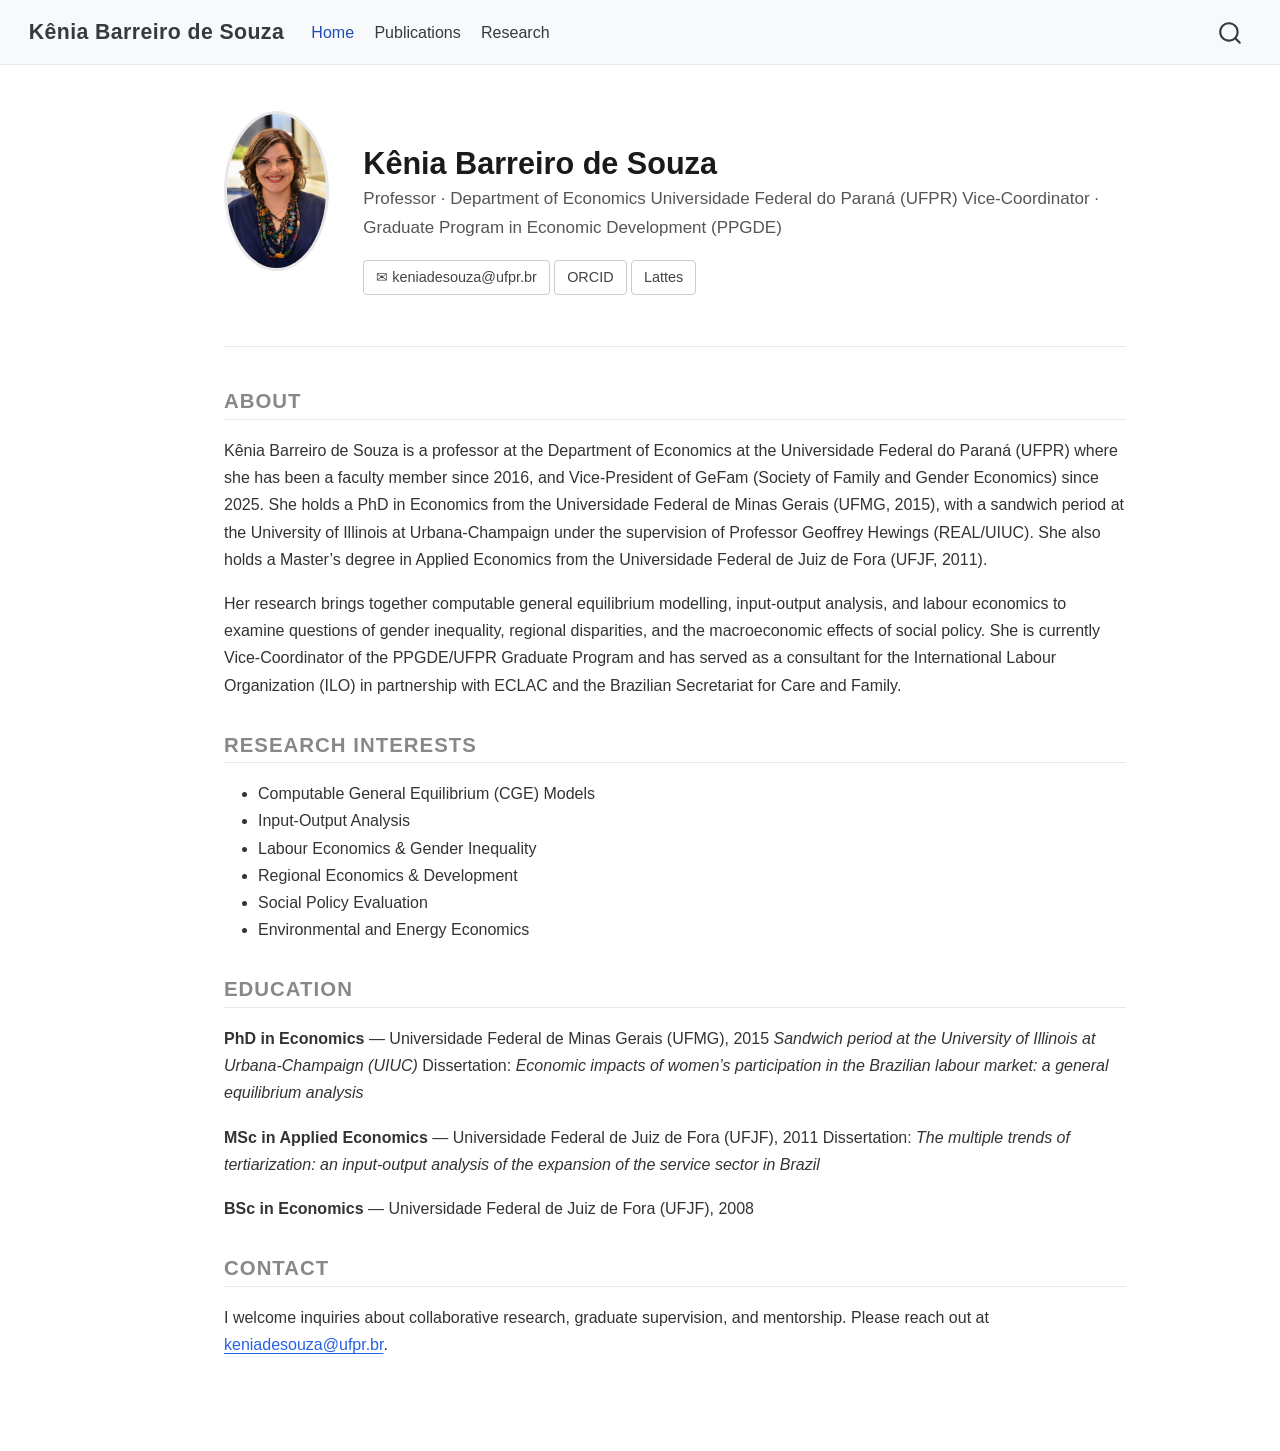
<file: index.html>
<!DOCTYPE html>
<html xmlns="http://www.w3.org/1999/xhtml" lang="en" xml:lang="en"><head>

<meta charset="utf-8">
<meta name="generator" content="quarto-1.10.18">

<meta name="viewport" content="width=device-width, initial-scale=1.0, user-scalable=yes">


<title>Kênia Barreiro de Souza</title>
<style>
/* Default styles provided by pandoc.
** See https://pandoc.org/MANUAL.html#variables-for-html for config info.
*/
span.smallcaps{font-variant: small-caps;}
div.columns{display: flex; gap: 1.5em;}
div.column{flex: auto;}
@media screen {
div.columns{gap: min(4vw, 1.5em);}
div.column{overflow-x: auto;}
}
div.hanging-indent{margin-left: 1.5em; text-indent: -1.5em;}
ul.task-list{list-style: none;}
ul.task-list li input[type="checkbox"] {
  width: 0.8em;
  margin: 0 0.8em 0.2em -1em; /* quarto-specific, see https://github.com/quarto-dev/quarto-cli/issues/4556 */ 
  vertical-align: middle;
}
</style>


<script src="site_libs/quarto-nav/quarto-nav.js"></script>
<script src="site_libs/quarto-nav/headroom.min.js"></script>
<script src="site_libs/clipboard/clipboard.min.js"></script>
<script src="site_libs/quarto-search/autocomplete.umd.js"></script>
<script src="site_libs/quarto-search/fuse.min.js"></script>
<script src="site_libs/quarto-search/quarto-search.js"></script>
<meta name="quarto:offset" content="./">
<script src="site_libs/quarto-html/quarto.js" type="module"></script>
<script src="site_libs/quarto-html/tabsets/tabsets.js" type="module"></script>
<script src="site_libs/quarto-html/popper.min.js"></script>
<script src="site_libs/quarto-html/tippy.umd.min.js"></script>
<script src="site_libs/quarto-html/anchor.min.js"></script>
<link href="site_libs/quarto-html/tippy.css" rel="stylesheet">
<link href="site_libs/quarto-html/quarto-syntax-highlighting-64a204ab8560d761af7679ceaba22944.css" rel="stylesheet" id="quarto-text-highlighting-styles">
<script src="site_libs/bootstrap/bootstrap.min.js"></script>
<link href="site_libs/bootstrap/bootstrap-icons.css" rel="stylesheet">
<link href="site_libs/bootstrap/bootstrap-fca43b894ef27cb205baf888353d5e20.min.css" rel="stylesheet" append-hash="true" id="quarto-bootstrap" data-mode="light">
<script id="quarto-search-options" type="application/json">{
  "location": "navbar",
  "copy-button": false,
  "collapse-after": 3,
  "panel-placement": "end",
  "type": "overlay",
  "limit": 50,
  "keyboard-shortcut": [
    "f",
    "/",
    "s"
  ],
  "show-item-context": false,
  "language": {
    "search-no-results-text": "No results",
    "search-matching-documents-text": "matching documents",
    "search-copy-link-title": "Copy link to search",
    "search-hide-matches-text": "Hide additional matches",
    "search-more-match-text": "more match in this document",
    "search-more-matches-text": "more matches in this document",
    "search-clear-button-title": "Clear",
    "search-text-placeholder": "",
    "search-detached-cancel-button-title": "Cancel",
    "search-submit-button-title": "Submit",
    "search-label": "Search"
  }
}</script>


<link rel="stylesheet" href="styles.css">
</head>

<body class="nav-fixed fullcontent quarto-light">

<div id="quarto-search-results"></div>
  <header id="quarto-header" class="headroom fixed-top">
    <nav class="navbar navbar-expand-lg " data-bs-theme="dark">
      <div class="navbar-container container-fluid">
      <div class="navbar-brand-container mx-auto">
    <a class="navbar-brand" href="./index.html">
    <span class="navbar-title">Kênia Barreiro de Souza</span>
    </a>
  </div>
            <div id="quarto-search" class="" title="Search"></div>
          <button class="navbar-toggler" type="button" data-bs-toggle="collapse" data-bs-target="#navbarCollapse" aria-controls="navbarCollapse" role="menu" aria-expanded="false" aria-label="Toggle navigation" onclick="if (window.quartoToggleHeadroom) { window.quartoToggleHeadroom(); }">
  <span class="navbar-toggler-icon"></span>
</button>
          <div class="collapse navbar-collapse" id="navbarCollapse">
            <ul class="navbar-nav navbar-nav-scroll me-auto">
  <li class="nav-item">
    <a class="nav-link active" href="./index.html" aria-current="page"> 
<span class="menu-text">Home</span></a>
  </li>  
  <li class="nav-item">
    <a class="nav-link" href="./publications.html"> 
<span class="menu-text">Publications</span></a>
  </li>  
  <li class="nav-item">
    <a class="nav-link" href="./research.html"> 
<span class="menu-text">Research</span></a>
  </li>  
</ul>
          </div> <!-- /navcollapse -->
            <div class="quarto-navbar-tools">
</div>
      </div> <!-- /container-fluid -->
    </nav>
</header>
<!-- content -->
<div id="quarto-content" class="quarto-container page-columns page-rows-contents page-layout-article page-navbar">
<!-- sidebar -->
<!-- margin-sidebar -->
    
<!-- main -->
<main class="content" id="quarto-document-content"><header id="title-block-header" class="quarto-title-block"></header>




<div class="profile-block">
<p><img src="Gefam2025.jpeg" class="profile-photo img-fluid"></p>
<section id="kênia-barreiro-de-souza" class="level1 profile-info">
<h1>Kênia Barreiro de Souza</h1>
<div class="affiliation">
<p>Professor · Department of Economics Universidade Federal do Paraná (UFPR) Vice-Coordinator · Graduate Program in Economic Development (PPGDE)</p>
</div>
<div class="contact-links">
<p><a href="mailto:keniadesouza@ufpr.br">✉ keniadesouza@ufpr.br</a> <a href="https://orcid.org/0000-0002-6306-2044">ORCID</a> <a href="http://lattes.cnpq.br/2406392719606937">Lattes</a></p>
</div>
</section>
</div>
<section id="about" class="level2">
<h2 class="anchored" data-anchor-id="about">About</h2>
<p>Kênia Barreiro de Souza is a professor at the Department of Economics at the Universidade Federal do Paraná (UFPR) where she has been a faculty member since 2016, and Vice-President of GeFam (Society of Family and Gender Economics) since 2025. She holds a PhD in Economics from the Universidade Federal de Minas Gerais (UFMG, 2015), with a sandwich period at the University of Illinois at Urbana-Champaign under the supervision of Professor Geoffrey Hewings (REAL/UIUC). She also holds a Master’s degree in Applied Economics from the Universidade Federal de Juiz de Fora (UFJF, 2011).</p>
<p>Her research brings together computable general equilibrium modelling, input-output analysis, and labour economics to examine questions of gender inequality, regional disparities, and the macroeconomic effects of social policy. She is currently Vice-Coordinator of the PPGDE/UFPR Graduate Program and has served as a consultant for the International Labour Organization (ILO) in partnership with ECLAC and the Brazilian Secretariat for Care and Family.</p>
</section>
<section id="research-interests" class="level2">
<h2 class="anchored" data-anchor-id="research-interests">Research Interests</h2>
<div class="interests">
<ul>
<li>Computable General Equilibrium (CGE) Models</li>
<li>Input-Output Analysis</li>
<li>Labour Economics &amp; Gender Inequality</li>
<li>Regional Economics &amp; Development</li>
<li>Social Policy Evaluation</li>
<li>Environmental and Energy Economics</li>
</ul>
</div>
</section>
<section id="education" class="level2">
<h2 class="anchored" data-anchor-id="education">Education</h2>
<p><strong>PhD in Economics</strong> — Universidade Federal de Minas Gerais (UFMG), 2015 <em>Sandwich period at the University of Illinois at Urbana-Champaign (UIUC)</em> Dissertation: <em>Economic impacts of women’s participation in the Brazilian labour market: a general equilibrium analysis</em></p>
<p><strong>MSc in Applied Economics</strong> — Universidade Federal de Juiz de Fora (UFJF), 2011 Dissertation: <em>The multiple trends of tertiarization: an input-output analysis of the expansion of the service sector in Brazil</em></p>
<p><strong>BSc in Economics</strong> — Universidade Federal de Juiz de Fora (UFJF), 2008</p>
</section>
<section id="contact" class="level2">
<h2 class="anchored" data-anchor-id="contact">Contact</h2>
<p>I welcome inquiries about collaborative research, graduate supervision, and mentorship. Please reach out at <a href="mailto:keniadesouza@ufpr.br">keniadesouza@ufpr.br</a>.</p>


</section>

</main> <!-- /main -->
<script id="quarto-html-after-body" type="application/javascript">
  window.document.addEventListener("DOMContentLoaded", function (event) {
    const icon = "";
    const anchorJS = new window.AnchorJS();
    anchorJS.options = {
      placement: 'right',
      icon: icon
    };
    anchorJS.add('.anchored');
    const isCodeAnnotation = (el) => {
      for (const clz of el.classList) {
        if (clz.startsWith('code-annotation-')) {                     
          return true;
        }
      }
      return false;
    }
    const onCopySuccess = function(e) {
      // button target
      const button = e.trigger;
      // don't keep focus
      button.blur();
      // flash "checked"
      button.classList.add('code-copy-button-checked');
      var currentTitle = button.getAttribute("title");
      button.setAttribute("title", "Copied!");
      let tooltip;
      if (window.bootstrap) {
        button.setAttribute("data-bs-toggle", "tooltip");
        button.setAttribute("data-bs-placement", "left");
        button.setAttribute("data-bs-title", "Copied!");
        tooltip = new bootstrap.Tooltip(button, 
          { trigger: "manual", 
            customClass: "code-copy-button-tooltip",
            offset: [0, -8]});
        tooltip.show();    
      }
      setTimeout(function() {
        if (tooltip) {
          tooltip.hide();
          button.removeAttribute("data-bs-title");
          button.removeAttribute("data-bs-toggle");
          button.removeAttribute("data-bs-placement");
        }
        button.setAttribute("title", currentTitle);
        button.classList.remove('code-copy-button-checked');
      }, 1000);
      // clear code selection
      e.clearSelection();
    }
    const getTextToCopy = function(trigger) {
      const outerScaffold = trigger.parentElement.cloneNode(true);
      const codeEl = outerScaffold.querySelector('code');
      for (const childEl of codeEl.children) {
        if (isCodeAnnotation(childEl)) {
          childEl.remove();
        }
      }
      return codeEl.innerText;
    }
    const clipboard = new window.ClipboardJS('.code-copy-button:not([data-in-quarto-modal])', {
      text: getTextToCopy
    });
    clipboard.on('success', onCopySuccess);
    if (window.document.getElementById('quarto-embedded-source-code-modal')) {
      const clipboardModal = new window.ClipboardJS('.code-copy-button[data-in-quarto-modal]', {
        text: getTextToCopy,
        container: window.document.getElementById('quarto-embedded-source-code-modal')
      });
      clipboardModal.on('success', onCopySuccess);
    }
      var localhostRegex = new RegExp(/^(?:http|https):\/\/localhost\:?[0-9]*\//);
      var mailtoRegex = new RegExp(/^mailto:/);
        var filterRegex = new RegExp('/' + window.location.host + '/');
      var isInternal = (href) => {
          return filterRegex.test(href) || localhostRegex.test(href) || mailtoRegex.test(href);
      }
      // Inspect non-navigation links and adorn them if external
     var links = window.document.querySelectorAll('a[href]:not(.nav-link):not(.navbar-brand):not(.toc-action):not(.sidebar-link):not(.sidebar-item-toggle):not(.pagination-link):not(.no-external):not([aria-hidden]):not(.dropdown-item):not(.quarto-navigation-tool):not(.about-link)');
      for (var i=0; i<links.length; i++) {
        const link = links[i];
        if (!isInternal(link.href)) {
          // undo the damage that might have been done by quarto-nav.js in the case of
          // links that we want to consider external
          if (link.dataset.originalHref !== undefined) {
            link.href = link.dataset.originalHref;
          }
        }
      }
    function tippyHover(el, contentFn, onTriggerFn, onUntriggerFn) {
      const config = {
        allowHTML: true,
        maxWidth: 500,
        delay: 100,
        arrow: false,
        appendTo: function(el) {
            return el.parentElement;
        },
        interactive: true,
        interactiveBorder: 10,
        theme: 'quarto',
        placement: 'bottom-start',
      };
      if (contentFn) {
        config.content = contentFn;
      }
      if (onTriggerFn) {
        config.onTrigger = onTriggerFn;
      }
      if (onUntriggerFn) {
        config.onUntrigger = onUntriggerFn;
      }
      window.tippy(el, config); 
    }
    const noterefs = window.document.querySelectorAll('a[role="doc-noteref"]');
    for (var i=0; i<noterefs.length; i++) {
      const ref = noterefs[i];
      tippyHover(ref, function() {
        // use id or data attribute instead here
        let href = ref.getAttribute('data-footnote-href') || ref.getAttribute('href');
        try { href = new URL(href).hash; } catch {}
        const id = href.replace(/^#\/?/, "");
        const note = window.document.getElementById(id);
        if (note) {
          return note.innerHTML;
        } else {
          return "";
        }
      });
    }
    const xrefs = window.document.querySelectorAll('a.quarto-xref');
    const processXRef = (id, note) => {
      // Strip column container classes
      const stripColumnClz = (el) => {
        el.classList.remove("page-full", "page-columns");
        if (el.children) {
          for (const child of el.children) {
            stripColumnClz(child);
          }
        }
      }
      stripColumnClz(note)
      if (id === null || id.startsWith('sec-')) {
        // Special case sections, only their first couple elements
        const container = document.createElement("div");
        if (note.children && note.children.length > 2) {
          container.appendChild(note.children[0].cloneNode(true));
          for (let i = 1; i < note.children.length; i++) {
            const child = note.children[i];
            if (child.tagName === "P" && child.innerText === "") {
              continue;
            } else {
              container.appendChild(child.cloneNode(true));
              break;
            }
          }
          if (window.Quarto?.typesetMath) {
            window.Quarto.typesetMath(container);
          }
          return container.innerHTML
        } else {
          if (window.Quarto?.typesetMath) {
            window.Quarto.typesetMath(note);
          }
          return note.innerHTML;
        }
      } else {
        // Remove any anchor links if they are present
        const anchorLink = note.querySelector('a.anchorjs-link');
        if (anchorLink) {
          anchorLink.remove();
        }
        if (window.Quarto?.typesetMath) {
          window.Quarto.typesetMath(note);
        }
        if (note.classList.contains("callout")) {
          return note.outerHTML;
        } else {
          return note.innerHTML;
        }
      }
    }
    for (var i=0; i<xrefs.length; i++) {
      const xref = xrefs[i];
      tippyHover(xref, undefined, function(instance) {
        instance.disable();
        let url = xref.getAttribute('href');
        let hash = undefined; 
        if (url.startsWith('#')) {
          hash = url;
        } else {
          try { hash = new URL(url).hash; } catch {}
        }
        if (hash) {
          const id = hash.replace(/^#\/?/, "");
          const note = window.document.getElementById(id);
          if (note !== null) {
            try {
              const html = processXRef(id, note.cloneNode(true));
              instance.setContent(html);
            } finally {
              instance.enable();
              instance.show();
            }
          } else {
            // See if we can fetch this
            fetch(url.split('#')[0])
            .then(res => res.text())
            .then(html => {
              const parser = new DOMParser();
              const htmlDoc = parser.parseFromString(html, "text/html");
              const note = htmlDoc.getElementById(id);
              if (note !== null) {
                const html = processXRef(id, note);
                instance.setContent(html);
              } 
            }).finally(() => {
              instance.enable();
              instance.show();
            });
          }
        } else {
          // See if we can fetch a full url (with no hash to target)
          // This is a special case and we should probably do some content thinning / targeting
          fetch(url)
          .then(res => res.text())
          .then(html => {
            const parser = new DOMParser();
            const htmlDoc = parser.parseFromString(html, "text/html");
            const note = htmlDoc.querySelector('main.content');
            if (note !== null) {
              // This should only happen for chapter cross references
              // (since there is no id in the URL)
              // remove the first header
              if (note.children.length > 0 && note.children[0].tagName === "HEADER") {
                note.children[0].remove();
              }
              const html = processXRef(null, note);
              instance.setContent(html);
            } 
          }).finally(() => {
            instance.enable();
            instance.show();
          });
        }
      }, function(instance) {
      });
    }
        let selectedAnnoteEl;
        const selectorForAnnotation = ( cell, annotation) => {
          let cellAttr = 'data-code-cell="' + cell + '"';
          let lineAttr = 'data-code-annotation="' +  annotation + '"';
          const selector = 'span[' + cellAttr + '][' + lineAttr + ']';
          return selector;
        }
        const selectCodeLines = (annoteEl) => {
          const doc = window.document;
          const targetCell = annoteEl.getAttribute("data-target-cell");
          const targetAnnotation = annoteEl.getAttribute("data-target-annotation");
          const annoteSpan = window.document.querySelector(selectorForAnnotation(targetCell, targetAnnotation));
          const lines = annoteSpan.getAttribute("data-code-lines").split(",");
          const lineIds = lines.map((line) => {
            return targetCell + "-" + line;
          })
          let top = null;
          let height = null;
          let parent = null;
          if (lineIds.length > 0) {
              //compute the position of the single el (top and bottom and make a div)
              const el = window.document.getElementById(lineIds[0]);
              top = el.offsetTop;
              height = el.offsetHeight;
              parent = el.parentElement.parentElement;
            if (lineIds.length > 1) {
              const lastEl = window.document.getElementById(lineIds[lineIds.length - 1]);
              const bottom = lastEl.offsetTop + lastEl.offsetHeight;
              height = bottom - top;
            }
            if (top !== null && height !== null && parent !== null) {
              // cook up a div (if necessary) and position it 
              let div = window.document.getElementById("code-annotation-line-highlight");
              if (div === null) {
                div = window.document.createElement("div");
                div.setAttribute("id", "code-annotation-line-highlight");
                div.style.position = 'absolute';
                parent.appendChild(div);
              }
              div.style.top = top - 2 + "px";
              div.style.height = height + 4 + "px";
              div.style.left = 0;
              let gutterDiv = window.document.getElementById("code-annotation-line-highlight-gutter");
              if (gutterDiv === null) {
                gutterDiv = window.document.createElement("div");
                gutterDiv.setAttribute("id", "code-annotation-line-highlight-gutter");
                gutterDiv.style.position = 'absolute';
                const codeCell = window.document.getElementById(targetCell);
                const gutter = codeCell.querySelector('.code-annotation-gutter');
                gutter.appendChild(gutterDiv);
              }
              gutterDiv.style.top = top - 2 + "px";
              gutterDiv.style.height = height + 4 + "px";
            }
            selectedAnnoteEl = annoteEl;
          }
        };
        const unselectCodeLines = () => {
          const elementsIds = ["code-annotation-line-highlight", "code-annotation-line-highlight-gutter"];
          elementsIds.forEach((elId) => {
            const div = window.document.getElementById(elId);
            if (div) {
              div.remove();
            }
          });
          selectedAnnoteEl = undefined;
        };
          // Handle positioning of the toggle
      window.addEventListener(
        "resize",
        throttle(() => {
          elRect = undefined;
          if (selectedAnnoteEl) {
            selectCodeLines(selectedAnnoteEl);
          }
        }, 10)
      );
      function throttle(fn, ms) {
      let throttle = false;
      let timer;
        return (...args) => {
          if(!throttle) { // first call gets through
              fn.apply(this, args);
              throttle = true;
          } else { // all the others get throttled
              if(timer) clearTimeout(timer); // cancel #2
              timer = setTimeout(() => {
                fn.apply(this, args);
                timer = throttle = false;
              }, ms);
          }
        };
      }
        // Attach click handler to the DT
        const annoteDls = window.document.querySelectorAll('dt[data-target-cell]');
        for (const annoteDlNode of annoteDls) {
          annoteDlNode.addEventListener('click', (event) => {
            const clickedEl = event.target;
            if (clickedEl !== selectedAnnoteEl) {
              unselectCodeLines();
              const activeEl = window.document.querySelector('dt[data-target-cell].code-annotation-active');
              if (activeEl) {
                activeEl.classList.remove('code-annotation-active');
              }
              selectCodeLines(clickedEl);
              clickedEl.classList.add('code-annotation-active');
            } else {
              // Unselect the line
              unselectCodeLines();
              clickedEl.classList.remove('code-annotation-active');
            }
          });
        }
    const findCites = (el) => {
      const parentEl = el.parentElement;
      if (parentEl) {
        const cites = parentEl.dataset.cites;
        if (cites) {
          return {
            el,
            cites: cites.split(' ')
          };
        } else {
          return findCites(el.parentElement)
        }
      } else {
        return undefined;
      }
    };
    var bibliorefs = window.document.querySelectorAll('a[role="doc-biblioref"]');
    for (var i=0; i<bibliorefs.length; i++) {
      const ref = bibliorefs[i];
      const citeInfo = findCites(ref);
      if (citeInfo) {
        tippyHover(citeInfo.el, function() {
          var popup = window.document.createElement('div');
          citeInfo.cites.forEach(function(cite) {
            var citeDiv = window.document.createElement('div');
            citeDiv.classList.add('hanging-indent');
            citeDiv.classList.add('csl-entry');
            var biblioDiv = window.document.getElementById('ref-' + cite);
            if (biblioDiv) {
              citeDiv.innerHTML = biblioDiv.innerHTML;
            }
            popup.appendChild(citeDiv);
          });
          return popup.innerHTML;
        });
      }
    }
  });
  </script>
</div> <!-- /content -->




</body></html>
</file>
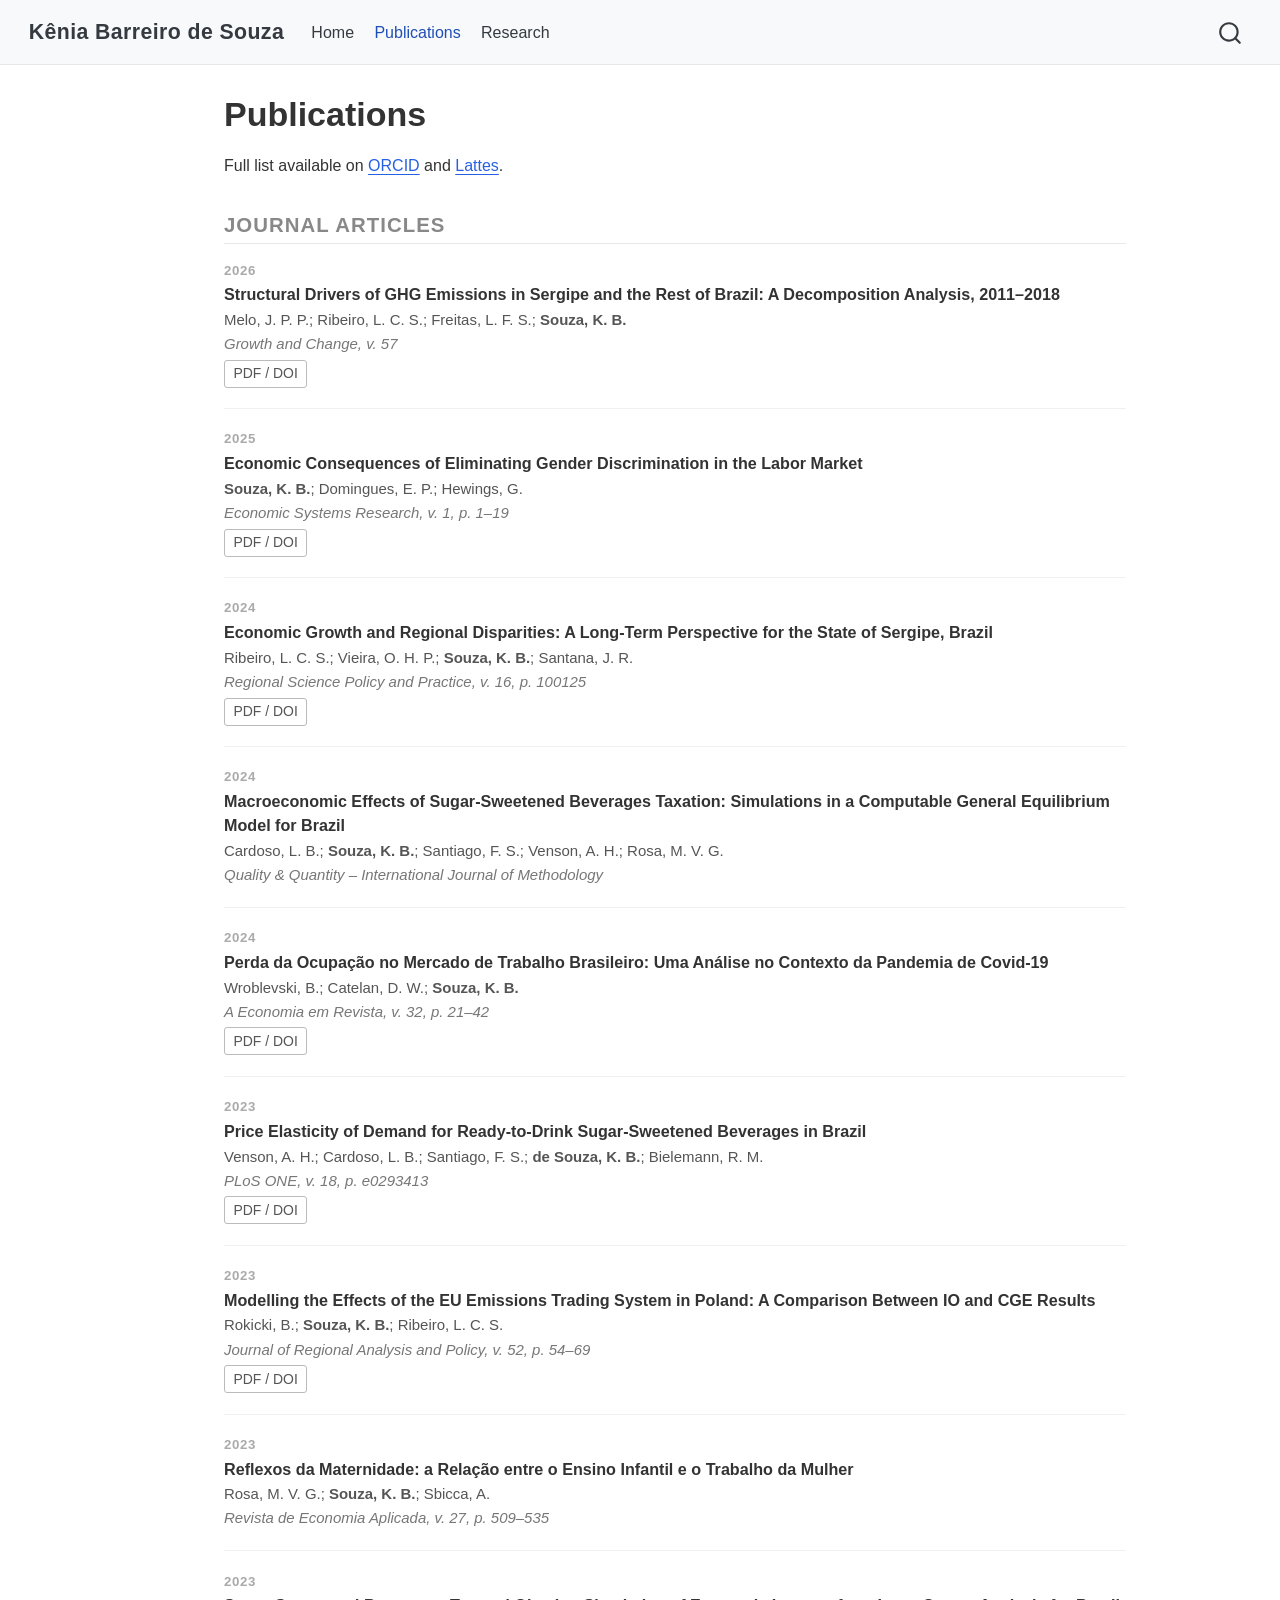
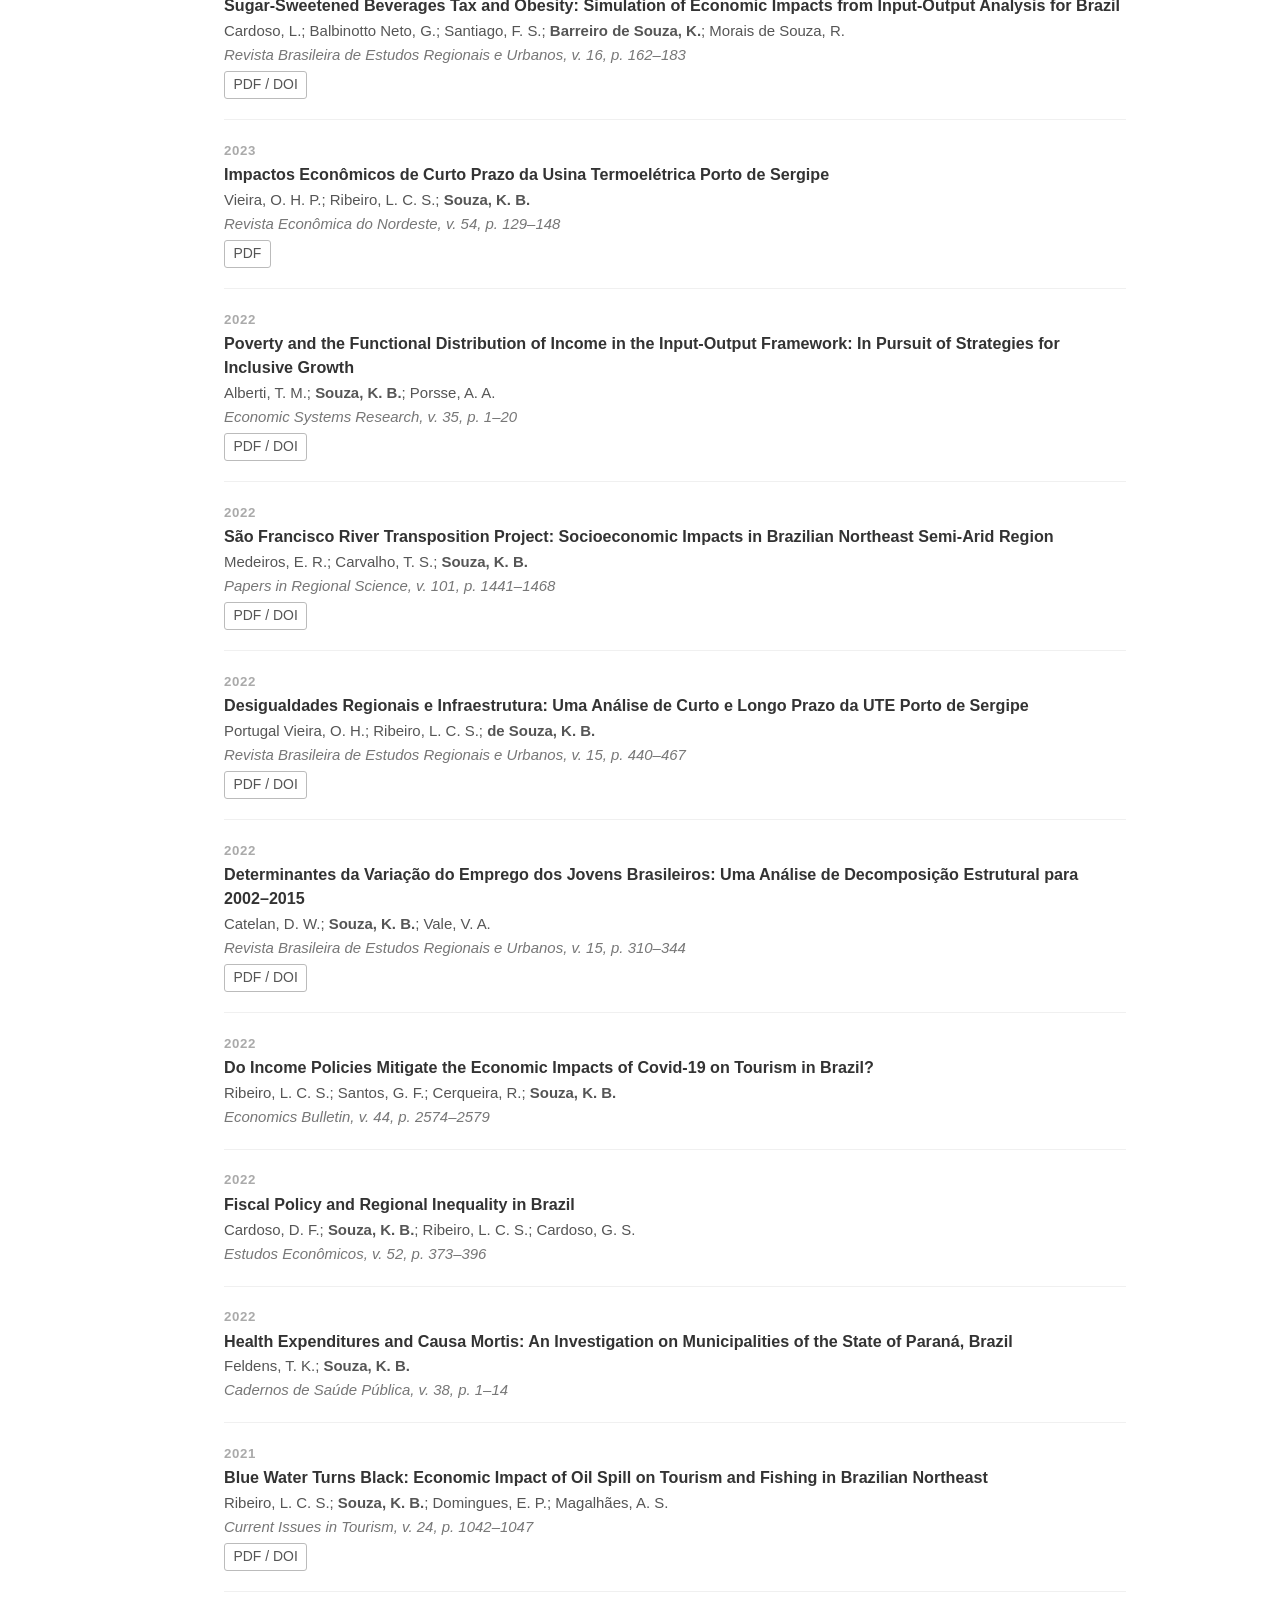
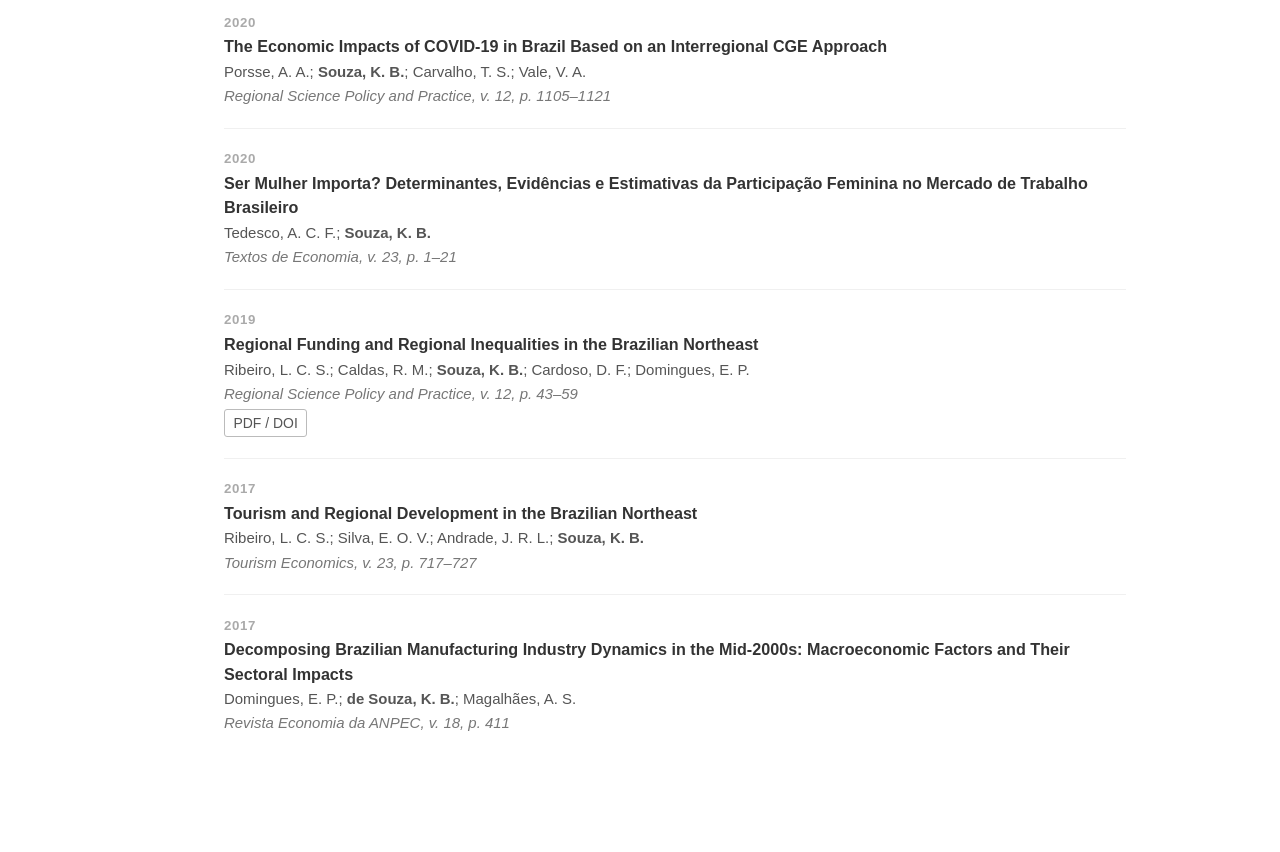
<file: publications.html>
<!DOCTYPE html>
<html xmlns="http://www.w3.org/1999/xhtml" lang="en" xml:lang="en"><head>

<meta charset="utf-8">
<meta name="generator" content="quarto-1.10.18">

<meta name="viewport" content="width=device-width, initial-scale=1.0, user-scalable=yes">


<title>Publications – Kênia Barreiro de Souza</title>
<style>
/* Default styles provided by pandoc.
** See https://pandoc.org/MANUAL.html#variables-for-html for config info.
*/
span.smallcaps{font-variant: small-caps;}
div.columns{display: flex; gap: 1.5em;}
div.column{flex: auto;}
@media screen {
div.columns{gap: min(4vw, 1.5em);}
div.column{overflow-x: auto;}
}
div.hanging-indent{margin-left: 1.5em; text-indent: -1.5em;}
ul.task-list{list-style: none;}
ul.task-list li input[type="checkbox"] {
  width: 0.8em;
  margin: 0 0.8em 0.2em -1em; /* quarto-specific, see https://github.com/quarto-dev/quarto-cli/issues/4556 */ 
  vertical-align: middle;
}
</style>


<script src="site_libs/quarto-nav/quarto-nav.js"></script>
<script src="site_libs/quarto-nav/headroom.min.js"></script>
<script src="site_libs/clipboard/clipboard.min.js"></script>
<script src="site_libs/quarto-search/autocomplete.umd.js"></script>
<script src="site_libs/quarto-search/fuse.min.js"></script>
<script src="site_libs/quarto-search/quarto-search.js"></script>
<meta name="quarto:offset" content="./">
<script src="site_libs/quarto-html/quarto.js" type="module"></script>
<script src="site_libs/quarto-html/tabsets/tabsets.js" type="module"></script>
<script src="site_libs/quarto-html/popper.min.js"></script>
<script src="site_libs/quarto-html/tippy.umd.min.js"></script>
<script src="site_libs/quarto-html/anchor.min.js"></script>
<link href="site_libs/quarto-html/tippy.css" rel="stylesheet">
<link href="site_libs/quarto-html/quarto-syntax-highlighting-64a204ab8560d761af7679ceaba22944.css" rel="stylesheet" id="quarto-text-highlighting-styles">
<script src="site_libs/bootstrap/bootstrap.min.js"></script>
<link href="site_libs/bootstrap/bootstrap-icons.css" rel="stylesheet">
<link href="site_libs/bootstrap/bootstrap-fca43b894ef27cb205baf888353d5e20.min.css" rel="stylesheet" append-hash="true" id="quarto-bootstrap" data-mode="light">
<script id="quarto-search-options" type="application/json">{
  "location": "navbar",
  "copy-button": false,
  "collapse-after": 3,
  "panel-placement": "end",
  "type": "overlay",
  "limit": 50,
  "keyboard-shortcut": [
    "f",
    "/",
    "s"
  ],
  "show-item-context": false,
  "language": {
    "search-no-results-text": "No results",
    "search-matching-documents-text": "matching documents",
    "search-copy-link-title": "Copy link to search",
    "search-hide-matches-text": "Hide additional matches",
    "search-more-match-text": "more match in this document",
    "search-more-matches-text": "more matches in this document",
    "search-clear-button-title": "Clear",
    "search-text-placeholder": "",
    "search-detached-cancel-button-title": "Cancel",
    "search-submit-button-title": "Submit",
    "search-label": "Search"
  }
}</script>


<link rel="stylesheet" href="styles.css">
</head>

<body class="nav-fixed fullcontent quarto-light">

<div id="quarto-search-results"></div>
  <header id="quarto-header" class="headroom fixed-top">
    <nav class="navbar navbar-expand-lg " data-bs-theme="dark">
      <div class="navbar-container container-fluid">
      <div class="navbar-brand-container mx-auto">
    <a class="navbar-brand" href="./index.html">
    <span class="navbar-title">Kênia Barreiro de Souza</span>
    </a>
  </div>
            <div id="quarto-search" class="" title="Search"></div>
          <button class="navbar-toggler" type="button" data-bs-toggle="collapse" data-bs-target="#navbarCollapse" aria-controls="navbarCollapse" role="menu" aria-expanded="false" aria-label="Toggle navigation" onclick="if (window.quartoToggleHeadroom) { window.quartoToggleHeadroom(); }">
  <span class="navbar-toggler-icon"></span>
</button>
          <div class="collapse navbar-collapse" id="navbarCollapse">
            <ul class="navbar-nav navbar-nav-scroll me-auto">
  <li class="nav-item">
    <a class="nav-link" href="./index.html"> 
<span class="menu-text">Home</span></a>
  </li>  
  <li class="nav-item">
    <a class="nav-link active" href="./publications.html" aria-current="page"> 
<span class="menu-text">Publications</span></a>
  </li>  
  <li class="nav-item">
    <a class="nav-link" href="./research.html"> 
<span class="menu-text">Research</span></a>
  </li>  
</ul>
          </div> <!-- /navcollapse -->
            <div class="quarto-navbar-tools">
</div>
      </div> <!-- /container-fluid -->
    </nav>
</header>
<!-- content -->
<div id="quarto-content" class="quarto-container page-columns page-rows-contents page-layout-article page-navbar">
<!-- sidebar -->
<!-- margin-sidebar -->
    
<!-- main -->
<main class="content" id="quarto-document-content">

<header id="title-block-header" class="quarto-title-block default">
<div class="quarto-title">
<h1 class="title">Publications</h1>
</div>



<div class="quarto-title-meta">

    
  
    
  </div>
  


</header>


<p>Full list available on <a href="https://orcid.org/0000-0002-6306-2044">ORCID</a> and <a href="http://lattes.cnpq.br/2406392719606937">Lattes</a>.</p>
<section id="journal-articles" class="level2">
<h2 class="anchored" data-anchor-id="journal-articles">Journal Articles</h2>
<div class="pub-entry">
<p><span class="pub-year">2026</span></p>
<p><span class="pub-title">Structural Drivers of GHG Emissions in Sergipe and the Rest of Brazil: A Decomposition Analysis, 2011–2018</span></p>
<p><span class="pub-authors">Melo, J. P. P.; Ribeiro, L. C. S.; Freitas, L. F. S.; <strong>Souza, K. B.</strong></span></p>
<p><span class="pub-journal"><em>Growth and Change</em>, v. 57</span></p>
<p><a href="https://onlinelibrary.wiley.com/doi/epdf/10.1111/grow.70095" class="pub-link">PDF / DOI</a></p>
</div>
<div class="pub-entry">
<p><span class="pub-year">2025</span></p>
<p><span class="pub-title">Economic Consequences of Eliminating Gender Discrimination in the Labor Market</span></p>
<p><span class="pub-authors"><strong>Souza, K. B.</strong>; Domingues, E. P.; Hewings, G.</span></p>
<p><span class="pub-journal"><em>Economic Systems Research</em>, v. 1, p.&nbsp;1–19</span></p>
<p><a href="https://www.tandfonline.com/doi/full/10.1080/09535314.2024.2437365" class="pub-link">PDF / DOI</a></p>
</div>
<div class="pub-entry">
<p><span class="pub-year">2024</span></p>
<p><span class="pub-title">Economic Growth and Regional Disparities: A Long-Term Perspective for the State of Sergipe, Brazil</span></p>
<p><span class="pub-authors">Ribeiro, L. C. S.; Vieira, O. H. P.; <strong>Souza, K. B.</strong>; Santana, J. R.</span></p>
<p><span class="pub-journal"><em>Regional Science Policy and Practice</em>, v. 16, p.&nbsp;100125</span></p>
<p><a href="https://doi.org/10.1016/j.rspp.2024.100125" class="pub-link">PDF / DOI</a></p>
</div>
<div class="pub-entry">
<p><span class="pub-year">2024</span></p>
<p><span class="pub-title">Macroeconomic Effects of Sugar-Sweetened Beverages Taxation: Simulations in a Computable General Equilibrium Model for Brazil</span></p>
<p><span class="pub-authors">Cardoso, L. B.; <strong>Souza, K. B.</strong>; Santiago, F. S.; Venson, A. H.; Rosa, M. V. G.</span></p>
<p><span class="pub-journal"><em>Quality &amp; Quantity – International Journal of Methodology</em></span></p>
</div>
<div class="pub-entry">
<p><span class="pub-year">2024</span></p>
<p><span class="pub-title">Perda da Ocupação no Mercado de Trabalho Brasileiro: Uma Análise no Contexto da Pandemia de Covid-19</span></p>
<p><span class="pub-authors">Wroblevski, B.; Catelan, D. W.; <strong>Souza, K. B.</strong></span></p>
<p><span class="pub-journal"><em>A Economia em Revista</em>, v. 32, p.&nbsp;21–42</span></p>
<p><a href="https://doi.org/10.4025/econrev.v32i2.74621" class="pub-link">PDF / DOI</a></p>
</div>
<div class="pub-entry">
<p><span class="pub-year">2023</span></p>
<p><span class="pub-title">Price Elasticity of Demand for Ready-to-Drink Sugar-Sweetened Beverages in Brazil</span></p>
<p><span class="pub-authors">Venson, A. H.; Cardoso, L. B.; Santiago, F. S.; <strong>de Souza, K. B.</strong>; Bielemann, R. M.</span></p>
<p><span class="pub-journal"><em>PLoS ONE</em>, v. 18, p.&nbsp;e0293413</span></p>
<p><a href="https://doi.org/10.1371/journal.pone.0293413" class="pub-link">PDF / DOI</a></p>
</div>
<div class="pub-entry">
<p><span class="pub-year">2023</span></p>
<p><span class="pub-title">Modelling the Effects of the EU Emissions Trading System in Poland: A Comparison Between IO and CGE Results</span></p>
<p><span class="pub-authors">Rokicki, B.; <strong>Souza, K. B.</strong>; Ribeiro, L. C. S.</span></p>
<p><span class="pub-journal"><em>Journal of Regional Analysis and Policy</em>, v. 52, p.&nbsp;54–69</span></p>
<p><a href="https://jrap.scholasticahq.com/article/91435" class="pub-link">PDF / DOI</a></p>
</div>
<div class="pub-entry">
<p><span class="pub-year">2023</span></p>
<p><span class="pub-title">Reflexos da Maternidade: a Relação entre o Ensino Infantil e o Trabalho da Mulher</span></p>
<p><span class="pub-authors">Rosa, M. V. G.; <strong>Souza, K. B.</strong>; Sbicca, A.</span></p>
<p><span class="pub-journal"><em>Revista de Economia Aplicada</em>, v. 27, p.&nbsp;509–535</span></p>
</div>
<div class="pub-entry">
<p><span class="pub-year">2023</span></p>
<p><span class="pub-title">Sugar-Sweetened Beverages Tax and Obesity: Simulation of Economic Impacts from Input-Output Analysis for Brazil</span></p>
<p><span class="pub-authors">Cardoso, L.; Balbinotto Neto, G.; Santiago, F. S.; <strong>Barreiro de Souza, K.</strong>; Morais de Souza, R.</span></p>
<p><span class="pub-journal"><em>Revista Brasileira de Estudos Regionais e Urbanos</em>, v. 16, p.&nbsp;162–183</span></p>
<p><a href="https://doi.org/10.54766/rberu.v16i2.847" class="pub-link">PDF / DOI</a></p>
</div>
<div class="pub-entry">
<p><span class="pub-year">2023</span></p>
<p><span class="pub-title">Impactos Econômicos de Curto Prazo da Usina Termoelétrica Porto de Sergipe</span></p>
<p><span class="pub-authors">Vieira, O. H. P.; Ribeiro, L. C. S.; <strong>Souza, K. B.</strong></span></p>
<p><span class="pub-journal"><em>Revista Econômica do Nordeste</em>, v. 54, p.&nbsp;129–148</span></p>
<p><a href="https://www.bnb.gov.br/revista/ren/article/view/1407/1137" class="pub-link">PDF</a></p>
</div>
<div class="pub-entry">
<p><span class="pub-year">2022</span></p>
<p><span class="pub-title">Poverty and the Functional Distribution of Income in the Input-Output Framework: In Pursuit of Strategies for Inclusive Growth</span></p>
<p><span class="pub-authors">Alberti, T. M.; <strong>Souza, K. B.</strong>; Porsse, A. A.</span></p>
<p><span class="pub-journal"><em>Economic Systems Research</em>, v. 35, p.&nbsp;1–20</span></p>
<p><a href="https://www.tandfonline.com/doi/full/10.1080/09535314.2022.2067029" class="pub-link">PDF / DOI</a></p>
</div>
<div class="pub-entry">
<p><span class="pub-year">2022</span></p>
<p><span class="pub-title">São Francisco River Transposition Project: Socioeconomic Impacts in Brazilian Northeast Semi-Arid Region</span></p>
<p><span class="pub-authors">Medeiros, E. R.; Carvalho, T. S.; <strong>Souza, K. B.</strong></span></p>
<p><span class="pub-journal"><em>Papers in Regional Science</em>, v. 101, p.&nbsp;1441–1468</span></p>
<p><a href="https://onlinelibrary.wiley.com/doi/10.1111/pirs.12705" class="pub-link">PDF / DOI</a></p>
</div>
<div class="pub-entry">
<p><span class="pub-year">2022</span></p>
<p><span class="pub-title">Desigualdades Regionais e Infraestrutura: Uma Análise de Curto e Longo Prazo da UTE Porto de Sergipe</span></p>
<p><span class="pub-authors">Portugal Vieira, O. H.; Ribeiro, L. C. S.; <strong>de Souza, K. B.</strong></span></p>
<p><span class="pub-journal"><em>Revista Brasileira de Estudos Regionais e Urbanos</em>, v. 15, p.&nbsp;440–467</span></p>
<p><a href="https://doi.org/10.54766/rberu.v15i3.763" class="pub-link">PDF / DOI</a></p>
</div>
<div class="pub-entry">
<p><span class="pub-year">2022</span></p>
<p><span class="pub-title">Determinantes da Variação do Emprego dos Jovens Brasileiros: Uma Análise de Decomposição Estrutural para 2002–2015</span></p>
<p><span class="pub-authors">Catelan, D. W.; <strong>Souza, K. B.</strong>; Vale, V. A.</span></p>
<p><span class="pub-journal"><em>Revista Brasileira de Estudos Regionais e Urbanos</em>, v. 15, p.&nbsp;310–344</span></p>
<p><a href="https://doi.org/10.54766/rberu.v15i2.791" class="pub-link">PDF / DOI</a></p>
</div>
<div class="pub-entry">
<p><span class="pub-year">2022</span></p>
<p><span class="pub-title">Do Income Policies Mitigate the Economic Impacts of Covid-19 on Tourism in Brazil?</span></p>
<p><span class="pub-authors">Ribeiro, L. C. S.; Santos, G. F.; Cerqueira, R.; <strong>Souza, K. B.</strong></span></p>
<p><span class="pub-journal"><em>Economics Bulletin</em>, v. 44, p.&nbsp;2574–2579</span></p>
</div>
<div class="pub-entry">
<p><span class="pub-year">2022</span></p>
<p><span class="pub-title">Fiscal Policy and Regional Inequality in Brazil</span></p>
<p><span class="pub-authors">Cardoso, D. F.; <strong>Souza, K. B.</strong>; Ribeiro, L. C. S.; Cardoso, G. S.</span></p>
<p><span class="pub-journal"><em>Estudos Econômicos</em>, v. 52, p.&nbsp;373–396</span></p>
</div>
<div class="pub-entry">
<p><span class="pub-year">2022</span></p>
<p><span class="pub-title">Health Expenditures and Causa Mortis: An Investigation on Municipalities of the State of Paraná, Brazil</span></p>
<p><span class="pub-authors">Feldens, T. K.; <strong>Souza, K. B.</strong></span></p>
<p><span class="pub-journal"><em>Cadernos de Saúde Pública</em>, v. 38, p.&nbsp;1–14</span></p>
</div>
<div class="pub-entry">
<p><span class="pub-year">2021</span></p>
<p><span class="pub-title">Blue Water Turns Black: Economic Impact of Oil Spill on Tourism and Fishing in Brazilian Northeast</span></p>
<p><span class="pub-authors">Ribeiro, L. C. S.; <strong>Souza, K. B.</strong>; Domingues, E. P.; Magalhães, A. S.</span></p>
<p><span class="pub-journal"><em>Current Issues in Tourism</em>, v. 24, p.&nbsp;1042–1047</span></p>
<p><a href="https://doi.org/10.1080/13683500.2020.1760222" class="pub-link">PDF / DOI</a></p>
</div>
<div class="pub-entry">
<p><span class="pub-year">2020</span></p>
<p><span class="pub-title">The Economic Impacts of COVID-19 in Brazil Based on an Interregional CGE Approach</span></p>
<p><span class="pub-authors">Porsse, A. A.; <strong>Souza, K. B.</strong>; Carvalho, T. S.; Vale, V. A.</span></p>
<p><span class="pub-journal"><em>Regional Science Policy and Practice</em>, v. 12, p.&nbsp;1105–1121</span></p>
</div>
<div class="pub-entry">
<p><span class="pub-year">2020</span></p>
<p><span class="pub-title">Ser Mulher Importa? Determinantes, Evidências e Estimativas da Participação Feminina no Mercado de Trabalho Brasileiro</span></p>
<p><span class="pub-authors">Tedesco, A. C. F.; <strong>Souza, K. B.</strong></span></p>
<p><span class="pub-journal"><em>Textos de Economia</em>, v. 23, p.&nbsp;1–21</span></p>
</div>
<div class="pub-entry">
<p><span class="pub-year">2019</span></p>
<p><span class="pub-title">Regional Funding and Regional Inequalities in the Brazilian Northeast</span></p>
<p><span class="pub-authors">Ribeiro, L. C. S.; Caldas, R. M.; <strong>Souza, K. B.</strong>; Cardoso, D. F.; Domingues, E. P.</span></p>
<p><span class="pub-journal"><em>Regional Science Policy and Practice</em>, v. 12, p.&nbsp;43–59</span></p>
<p><a href="https://doi.org/10.1111/rsp3.12230" class="pub-link">PDF / DOI</a></p>
</div>
<div class="pub-entry">
<p><span class="pub-year">2017</span></p>
<p><span class="pub-title">Tourism and Regional Development in the Brazilian Northeast</span></p>
<p><span class="pub-authors">Ribeiro, L. C. S.; Silva, E. O. V.; Andrade, J. R. L.; <strong>Souza, K. B.</strong></span></p>
<p><span class="pub-journal"><em>Tourism Economics</em>, v. 23, p.&nbsp;717–727</span></p>
</div>
<div class="pub-entry">
<p><span class="pub-year">2017</span></p>
<p><span class="pub-title">Decomposing Brazilian Manufacturing Industry Dynamics in the Mid-2000s: Macroeconomic Factors and Their Sectoral Impacts</span></p>
<p><span class="pub-authors">Domingues, E. P.; <strong>de Souza, K. B.</strong>; Magalhães, A. S.</span></p>
<p><span class="pub-journal"><em>Revista Economia da ANPEC</em>, v. 18, p.&nbsp;411</span></p>
</div>


</section>

</main> <!-- /main -->
<script id="quarto-html-after-body" type="application/javascript">
  window.document.addEventListener("DOMContentLoaded", function (event) {
    const icon = "";
    const anchorJS = new window.AnchorJS();
    anchorJS.options = {
      placement: 'right',
      icon: icon
    };
    anchorJS.add('.anchored');
    const isCodeAnnotation = (el) => {
      for (const clz of el.classList) {
        if (clz.startsWith('code-annotation-')) {                     
          return true;
        }
      }
      return false;
    }
    const onCopySuccess = function(e) {
      // button target
      const button = e.trigger;
      // don't keep focus
      button.blur();
      // flash "checked"
      button.classList.add('code-copy-button-checked');
      var currentTitle = button.getAttribute("title");
      button.setAttribute("title", "Copied!");
      let tooltip;
      if (window.bootstrap) {
        button.setAttribute("data-bs-toggle", "tooltip");
        button.setAttribute("data-bs-placement", "left");
        button.setAttribute("data-bs-title", "Copied!");
        tooltip = new bootstrap.Tooltip(button, 
          { trigger: "manual", 
            customClass: "code-copy-button-tooltip",
            offset: [0, -8]});
        tooltip.show();    
      }
      setTimeout(function() {
        if (tooltip) {
          tooltip.hide();
          button.removeAttribute("data-bs-title");
          button.removeAttribute("data-bs-toggle");
          button.removeAttribute("data-bs-placement");
        }
        button.setAttribute("title", currentTitle);
        button.classList.remove('code-copy-button-checked');
      }, 1000);
      // clear code selection
      e.clearSelection();
    }
    const getTextToCopy = function(trigger) {
      const outerScaffold = trigger.parentElement.cloneNode(true);
      const codeEl = outerScaffold.querySelector('code');
      for (const childEl of codeEl.children) {
        if (isCodeAnnotation(childEl)) {
          childEl.remove();
        }
      }
      return codeEl.innerText;
    }
    const clipboard = new window.ClipboardJS('.code-copy-button:not([data-in-quarto-modal])', {
      text: getTextToCopy
    });
    clipboard.on('success', onCopySuccess);
    if (window.document.getElementById('quarto-embedded-source-code-modal')) {
      const clipboardModal = new window.ClipboardJS('.code-copy-button[data-in-quarto-modal]', {
        text: getTextToCopy,
        container: window.document.getElementById('quarto-embedded-source-code-modal')
      });
      clipboardModal.on('success', onCopySuccess);
    }
      var localhostRegex = new RegExp(/^(?:http|https):\/\/localhost\:?[0-9]*\//);
      var mailtoRegex = new RegExp(/^mailto:/);
        var filterRegex = new RegExp('/' + window.location.host + '/');
      var isInternal = (href) => {
          return filterRegex.test(href) || localhostRegex.test(href) || mailtoRegex.test(href);
      }
      // Inspect non-navigation links and adorn them if external
     var links = window.document.querySelectorAll('a[href]:not(.nav-link):not(.navbar-brand):not(.toc-action):not(.sidebar-link):not(.sidebar-item-toggle):not(.pagination-link):not(.no-external):not([aria-hidden]):not(.dropdown-item):not(.quarto-navigation-tool):not(.about-link)');
      for (var i=0; i<links.length; i++) {
        const link = links[i];
        if (!isInternal(link.href)) {
          // undo the damage that might have been done by quarto-nav.js in the case of
          // links that we want to consider external
          if (link.dataset.originalHref !== undefined) {
            link.href = link.dataset.originalHref;
          }
        }
      }
    function tippyHover(el, contentFn, onTriggerFn, onUntriggerFn) {
      const config = {
        allowHTML: true,
        maxWidth: 500,
        delay: 100,
        arrow: false,
        appendTo: function(el) {
            return el.parentElement;
        },
        interactive: true,
        interactiveBorder: 10,
        theme: 'quarto',
        placement: 'bottom-start',
      };
      if (contentFn) {
        config.content = contentFn;
      }
      if (onTriggerFn) {
        config.onTrigger = onTriggerFn;
      }
      if (onUntriggerFn) {
        config.onUntrigger = onUntriggerFn;
      }
      window.tippy(el, config); 
    }
    const noterefs = window.document.querySelectorAll('a[role="doc-noteref"]');
    for (var i=0; i<noterefs.length; i++) {
      const ref = noterefs[i];
      tippyHover(ref, function() {
        // use id or data attribute instead here
        let href = ref.getAttribute('data-footnote-href') || ref.getAttribute('href');
        try { href = new URL(href).hash; } catch {}
        const id = href.replace(/^#\/?/, "");
        const note = window.document.getElementById(id);
        if (note) {
          return note.innerHTML;
        } else {
          return "";
        }
      });
    }
    const xrefs = window.document.querySelectorAll('a.quarto-xref');
    const processXRef = (id, note) => {
      // Strip column container classes
      const stripColumnClz = (el) => {
        el.classList.remove("page-full", "page-columns");
        if (el.children) {
          for (const child of el.children) {
            stripColumnClz(child);
          }
        }
      }
      stripColumnClz(note)
      if (id === null || id.startsWith('sec-')) {
        // Special case sections, only their first couple elements
        const container = document.createElement("div");
        if (note.children && note.children.length > 2) {
          container.appendChild(note.children[0].cloneNode(true));
          for (let i = 1; i < note.children.length; i++) {
            const child = note.children[i];
            if (child.tagName === "P" && child.innerText === "") {
              continue;
            } else {
              container.appendChild(child.cloneNode(true));
              break;
            }
          }
          if (window.Quarto?.typesetMath) {
            window.Quarto.typesetMath(container);
          }
          return container.innerHTML
        } else {
          if (window.Quarto?.typesetMath) {
            window.Quarto.typesetMath(note);
          }
          return note.innerHTML;
        }
      } else {
        // Remove any anchor links if they are present
        const anchorLink = note.querySelector('a.anchorjs-link');
        if (anchorLink) {
          anchorLink.remove();
        }
        if (window.Quarto?.typesetMath) {
          window.Quarto.typesetMath(note);
        }
        if (note.classList.contains("callout")) {
          return note.outerHTML;
        } else {
          return note.innerHTML;
        }
      }
    }
    for (var i=0; i<xrefs.length; i++) {
      const xref = xrefs[i];
      tippyHover(xref, undefined, function(instance) {
        instance.disable();
        let url = xref.getAttribute('href');
        let hash = undefined; 
        if (url.startsWith('#')) {
          hash = url;
        } else {
          try { hash = new URL(url).hash; } catch {}
        }
        if (hash) {
          const id = hash.replace(/^#\/?/, "");
          const note = window.document.getElementById(id);
          if (note !== null) {
            try {
              const html = processXRef(id, note.cloneNode(true));
              instance.setContent(html);
            } finally {
              instance.enable();
              instance.show();
            }
          } else {
            // See if we can fetch this
            fetch(url.split('#')[0])
            .then(res => res.text())
            .then(html => {
              const parser = new DOMParser();
              const htmlDoc = parser.parseFromString(html, "text/html");
              const note = htmlDoc.getElementById(id);
              if (note !== null) {
                const html = processXRef(id, note);
                instance.setContent(html);
              } 
            }).finally(() => {
              instance.enable();
              instance.show();
            });
          }
        } else {
          // See if we can fetch a full url (with no hash to target)
          // This is a special case and we should probably do some content thinning / targeting
          fetch(url)
          .then(res => res.text())
          .then(html => {
            const parser = new DOMParser();
            const htmlDoc = parser.parseFromString(html, "text/html");
            const note = htmlDoc.querySelector('main.content');
            if (note !== null) {
              // This should only happen for chapter cross references
              // (since there is no id in the URL)
              // remove the first header
              if (note.children.length > 0 && note.children[0].tagName === "HEADER") {
                note.children[0].remove();
              }
              const html = processXRef(null, note);
              instance.setContent(html);
            } 
          }).finally(() => {
            instance.enable();
            instance.show();
          });
        }
      }, function(instance) {
      });
    }
        let selectedAnnoteEl;
        const selectorForAnnotation = ( cell, annotation) => {
          let cellAttr = 'data-code-cell="' + cell + '"';
          let lineAttr = 'data-code-annotation="' +  annotation + '"';
          const selector = 'span[' + cellAttr + '][' + lineAttr + ']';
          return selector;
        }
        const selectCodeLines = (annoteEl) => {
          const doc = window.document;
          const targetCell = annoteEl.getAttribute("data-target-cell");
          const targetAnnotation = annoteEl.getAttribute("data-target-annotation");
          const annoteSpan = window.document.querySelector(selectorForAnnotation(targetCell, targetAnnotation));
          const lines = annoteSpan.getAttribute("data-code-lines").split(",");
          const lineIds = lines.map((line) => {
            return targetCell + "-" + line;
          })
          let top = null;
          let height = null;
          let parent = null;
          if (lineIds.length > 0) {
              //compute the position of the single el (top and bottom and make a div)
              const el = window.document.getElementById(lineIds[0]);
              top = el.offsetTop;
              height = el.offsetHeight;
              parent = el.parentElement.parentElement;
            if (lineIds.length > 1) {
              const lastEl = window.document.getElementById(lineIds[lineIds.length - 1]);
              const bottom = lastEl.offsetTop + lastEl.offsetHeight;
              height = bottom - top;
            }
            if (top !== null && height !== null && parent !== null) {
              // cook up a div (if necessary) and position it 
              let div = window.document.getElementById("code-annotation-line-highlight");
              if (div === null) {
                div = window.document.createElement("div");
                div.setAttribute("id", "code-annotation-line-highlight");
                div.style.position = 'absolute';
                parent.appendChild(div);
              }
              div.style.top = top - 2 + "px";
              div.style.height = height + 4 + "px";
              div.style.left = 0;
              let gutterDiv = window.document.getElementById("code-annotation-line-highlight-gutter");
              if (gutterDiv === null) {
                gutterDiv = window.document.createElement("div");
                gutterDiv.setAttribute("id", "code-annotation-line-highlight-gutter");
                gutterDiv.style.position = 'absolute';
                const codeCell = window.document.getElementById(targetCell);
                const gutter = codeCell.querySelector('.code-annotation-gutter');
                gutter.appendChild(gutterDiv);
              }
              gutterDiv.style.top = top - 2 + "px";
              gutterDiv.style.height = height + 4 + "px";
            }
            selectedAnnoteEl = annoteEl;
          }
        };
        const unselectCodeLines = () => {
          const elementsIds = ["code-annotation-line-highlight", "code-annotation-line-highlight-gutter"];
          elementsIds.forEach((elId) => {
            const div = window.document.getElementById(elId);
            if (div) {
              div.remove();
            }
          });
          selectedAnnoteEl = undefined;
        };
          // Handle positioning of the toggle
      window.addEventListener(
        "resize",
        throttle(() => {
          elRect = undefined;
          if (selectedAnnoteEl) {
            selectCodeLines(selectedAnnoteEl);
          }
        }, 10)
      );
      function throttle(fn, ms) {
      let throttle = false;
      let timer;
        return (...args) => {
          if(!throttle) { // first call gets through
              fn.apply(this, args);
              throttle = true;
          } else { // all the others get throttled
              if(timer) clearTimeout(timer); // cancel #2
              timer = setTimeout(() => {
                fn.apply(this, args);
                timer = throttle = false;
              }, ms);
          }
        };
      }
        // Attach click handler to the DT
        const annoteDls = window.document.querySelectorAll('dt[data-target-cell]');
        for (const annoteDlNode of annoteDls) {
          annoteDlNode.addEventListener('click', (event) => {
            const clickedEl = event.target;
            if (clickedEl !== selectedAnnoteEl) {
              unselectCodeLines();
              const activeEl = window.document.querySelector('dt[data-target-cell].code-annotation-active');
              if (activeEl) {
                activeEl.classList.remove('code-annotation-active');
              }
              selectCodeLines(clickedEl);
              clickedEl.classList.add('code-annotation-active');
            } else {
              // Unselect the line
              unselectCodeLines();
              clickedEl.classList.remove('code-annotation-active');
            }
          });
        }
    const findCites = (el) => {
      const parentEl = el.parentElement;
      if (parentEl) {
        const cites = parentEl.dataset.cites;
        if (cites) {
          return {
            el,
            cites: cites.split(' ')
          };
        } else {
          return findCites(el.parentElement)
        }
      } else {
        return undefined;
      }
    };
    var bibliorefs = window.document.querySelectorAll('a[role="doc-biblioref"]');
    for (var i=0; i<bibliorefs.length; i++) {
      const ref = bibliorefs[i];
      const citeInfo = findCites(ref);
      if (citeInfo) {
        tippyHover(citeInfo.el, function() {
          var popup = window.document.createElement('div');
          citeInfo.cites.forEach(function(cite) {
            var citeDiv = window.document.createElement('div');
            citeDiv.classList.add('hanging-indent');
            citeDiv.classList.add('csl-entry');
            var biblioDiv = window.document.getElementById('ref-' + cite);
            if (biblioDiv) {
              citeDiv.innerHTML = biblioDiv.innerHTML;
            }
            popup.appendChild(citeDiv);
          });
          return popup.innerHTML;
        });
      }
    }
  });
  </script>
</div> <!-- /content -->




</body></html>
</file>
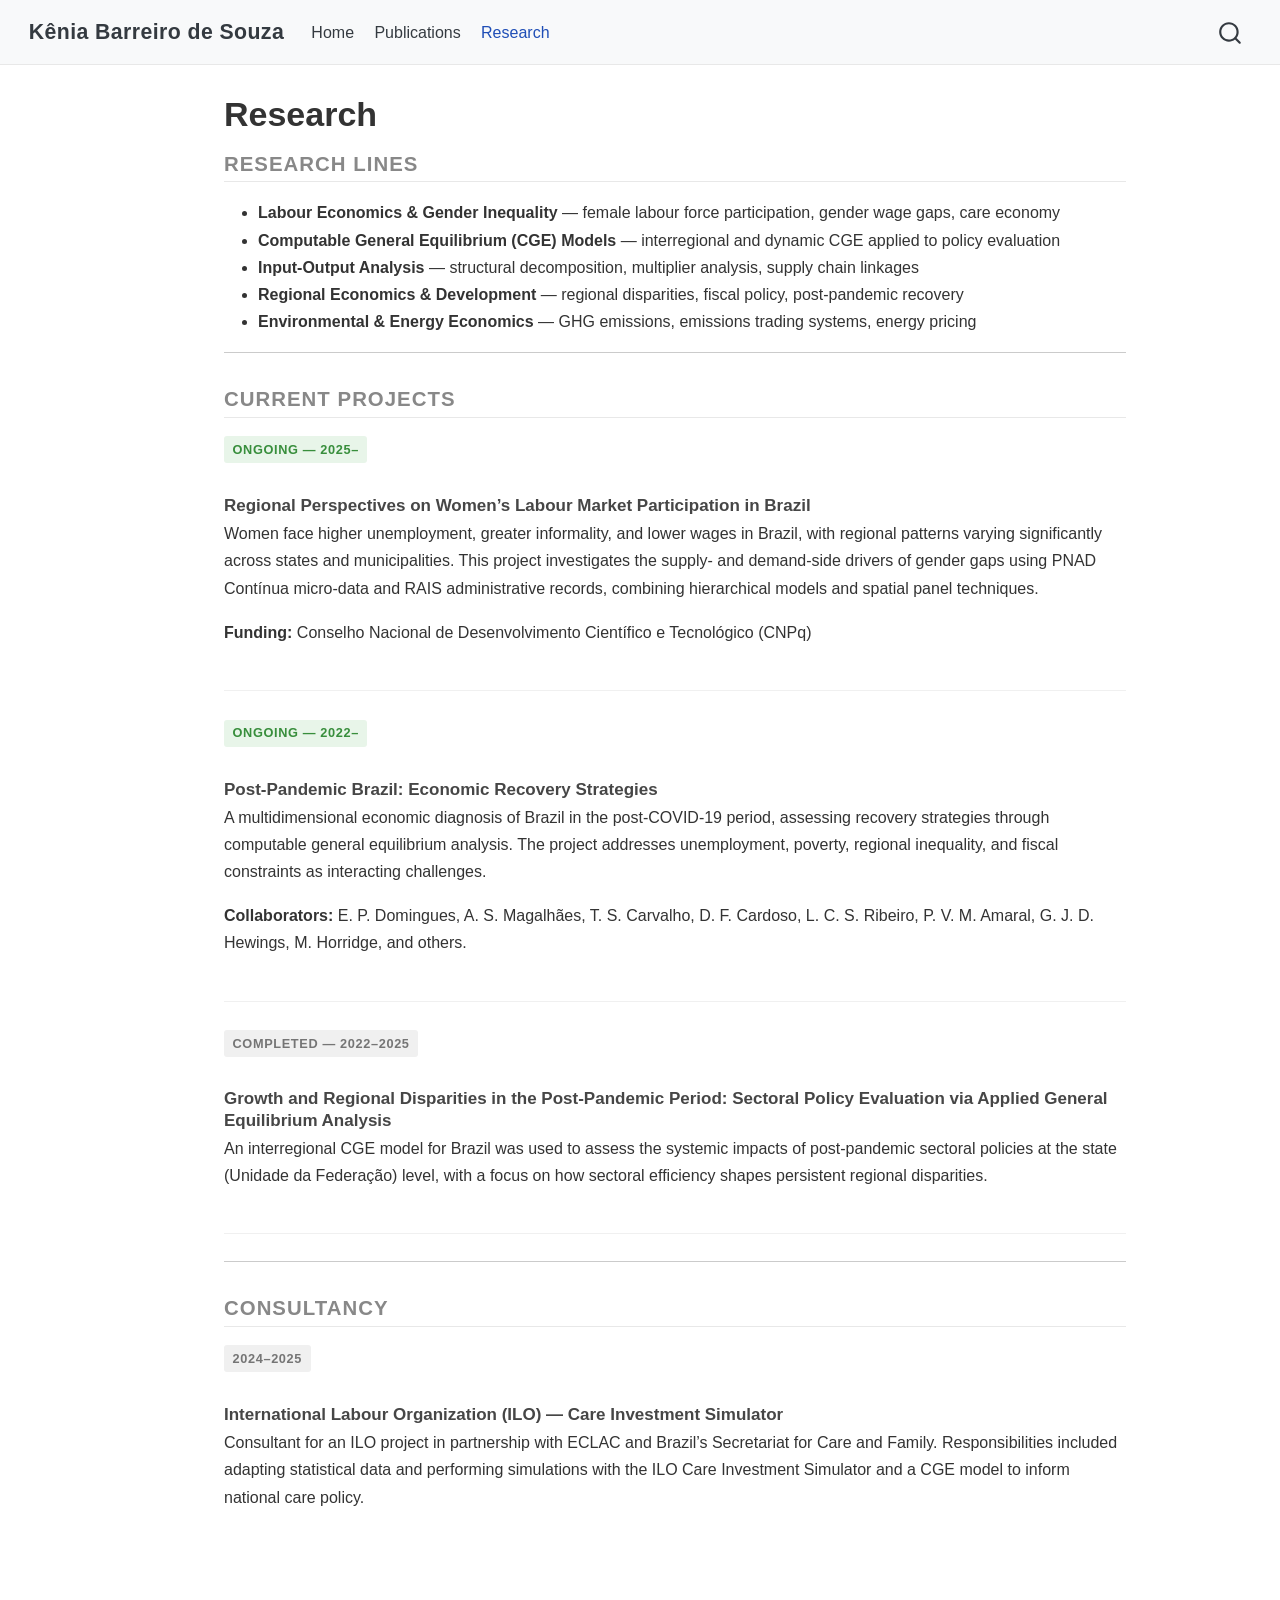
<file: research.html>
<!DOCTYPE html>
<html xmlns="http://www.w3.org/1999/xhtml" lang="en" xml:lang="en"><head>

<meta charset="utf-8">
<meta name="generator" content="quarto-1.10.18">

<meta name="viewport" content="width=device-width, initial-scale=1.0, user-scalable=yes">


<title>Research – Kênia Barreiro de Souza</title>
<style>
/* Default styles provided by pandoc.
** See https://pandoc.org/MANUAL.html#variables-for-html for config info.
*/
span.smallcaps{font-variant: small-caps;}
div.columns{display: flex; gap: 1.5em;}
div.column{flex: auto;}
@media screen {
div.columns{gap: min(4vw, 1.5em);}
div.column{overflow-x: auto;}
}
div.hanging-indent{margin-left: 1.5em; text-indent: -1.5em;}
ul.task-list{list-style: none;}
ul.task-list li input[type="checkbox"] {
  width: 0.8em;
  margin: 0 0.8em 0.2em -1em; /* quarto-specific, see https://github.com/quarto-dev/quarto-cli/issues/4556 */ 
  vertical-align: middle;
}
</style>


<script src="site_libs/quarto-nav/quarto-nav.js"></script>
<script src="site_libs/quarto-nav/headroom.min.js"></script>
<script src="site_libs/clipboard/clipboard.min.js"></script>
<script src="site_libs/quarto-search/autocomplete.umd.js"></script>
<script src="site_libs/quarto-search/fuse.min.js"></script>
<script src="site_libs/quarto-search/quarto-search.js"></script>
<meta name="quarto:offset" content="./">
<script src="site_libs/quarto-html/quarto.js" type="module"></script>
<script src="site_libs/quarto-html/tabsets/tabsets.js" type="module"></script>
<script src="site_libs/quarto-html/popper.min.js"></script>
<script src="site_libs/quarto-html/tippy.umd.min.js"></script>
<script src="site_libs/quarto-html/anchor.min.js"></script>
<link href="site_libs/quarto-html/tippy.css" rel="stylesheet">
<link href="site_libs/quarto-html/quarto-syntax-highlighting-64a204ab8560d761af7679ceaba22944.css" rel="stylesheet" id="quarto-text-highlighting-styles">
<script src="site_libs/bootstrap/bootstrap.min.js"></script>
<link href="site_libs/bootstrap/bootstrap-icons.css" rel="stylesheet">
<link href="site_libs/bootstrap/bootstrap-fca43b894ef27cb205baf888353d5e20.min.css" rel="stylesheet" append-hash="true" id="quarto-bootstrap" data-mode="light">
<script id="quarto-search-options" type="application/json">{
  "location": "navbar",
  "copy-button": false,
  "collapse-after": 3,
  "panel-placement": "end",
  "type": "overlay",
  "limit": 50,
  "keyboard-shortcut": [
    "f",
    "/",
    "s"
  ],
  "show-item-context": false,
  "language": {
    "search-no-results-text": "No results",
    "search-matching-documents-text": "matching documents",
    "search-copy-link-title": "Copy link to search",
    "search-hide-matches-text": "Hide additional matches",
    "search-more-match-text": "more match in this document",
    "search-more-matches-text": "more matches in this document",
    "search-clear-button-title": "Clear",
    "search-text-placeholder": "",
    "search-detached-cancel-button-title": "Cancel",
    "search-submit-button-title": "Submit",
    "search-label": "Search"
  }
}</script>


<link rel="stylesheet" href="styles.css">
</head>

<body class="nav-fixed fullcontent quarto-light">

<div id="quarto-search-results"></div>
  <header id="quarto-header" class="headroom fixed-top">
    <nav class="navbar navbar-expand-lg " data-bs-theme="dark">
      <div class="navbar-container container-fluid">
      <div class="navbar-brand-container mx-auto">
    <a class="navbar-brand" href="./index.html">
    <span class="navbar-title">Kênia Barreiro de Souza</span>
    </a>
  </div>
            <div id="quarto-search" class="" title="Search"></div>
          <button class="navbar-toggler" type="button" data-bs-toggle="collapse" data-bs-target="#navbarCollapse" aria-controls="navbarCollapse" role="menu" aria-expanded="false" aria-label="Toggle navigation" onclick="if (window.quartoToggleHeadroom) { window.quartoToggleHeadroom(); }">
  <span class="navbar-toggler-icon"></span>
</button>
          <div class="collapse navbar-collapse" id="navbarCollapse">
            <ul class="navbar-nav navbar-nav-scroll me-auto">
  <li class="nav-item">
    <a class="nav-link" href="./index.html"> 
<span class="menu-text">Home</span></a>
  </li>  
  <li class="nav-item">
    <a class="nav-link" href="./publications.html"> 
<span class="menu-text">Publications</span></a>
  </li>  
  <li class="nav-item">
    <a class="nav-link active" href="./research.html" aria-current="page"> 
<span class="menu-text">Research</span></a>
  </li>  
</ul>
          </div> <!-- /navcollapse -->
            <div class="quarto-navbar-tools">
</div>
      </div> <!-- /container-fluid -->
    </nav>
</header>
<!-- content -->
<div id="quarto-content" class="quarto-container page-columns page-rows-contents page-layout-article page-navbar">
<!-- sidebar -->
<!-- margin-sidebar -->
    
<!-- main -->
<main class="content" id="quarto-document-content">

<header id="title-block-header" class="quarto-title-block default">
<div class="quarto-title">
<h1 class="title">Research</h1>
</div>



<div class="quarto-title-meta">

    
  
    
  </div>
  


</header>


<section id="research-lines" class="level2">
<h2 class="anchored" data-anchor-id="research-lines">Research Lines</h2>
<ul>
<li><strong>Labour Economics &amp; Gender Inequality</strong> — female labour force participation, gender wage gaps, care economy</li>
<li><strong>Computable General Equilibrium (CGE) Models</strong> — interregional and dynamic CGE applied to policy evaluation</li>
<li><strong>Input-Output Analysis</strong> — structural decomposition, multiplier analysis, supply chain linkages</li>
<li><strong>Regional Economics &amp; Development</strong> — regional disparities, fiscal policy, post-pandemic recovery</li>
<li><strong>Environmental &amp; Energy Economics</strong> — GHG emissions, emissions trading systems, energy pricing</li>
</ul>
<hr>
</section>
<section id="current-projects" class="level2">
<h2 class="anchored" data-anchor-id="current-projects">Current Projects</h2>
<div class="project-entry">
<p><span class="project-status status-ongoing">Ongoing — 2025–</span></p>
<section id="regional-perspectives-on-womens-labour-market-participation-in-brazil" class="level3">
<h3 class="anchored" data-anchor-id="regional-perspectives-on-womens-labour-market-participation-in-brazil">Regional Perspectives on Women’s Labour Market Participation in Brazil</h3>
<p>Women face higher unemployment, greater informality, and lower wages in Brazil, with regional patterns varying significantly across states and municipalities. This project investigates the supply- and demand-side drivers of gender gaps using PNAD Contínua micro-data and RAIS administrative records, combining hierarchical models and spatial panel techniques.</p>
<p><strong>Funding:</strong> Conselho Nacional de Desenvolvimento Científico e Tecnológico (CNPq)</p>
</section>
</div>
<div class="project-entry">
<p><span class="project-status status-ongoing">Ongoing — 2022–</span></p>
<section id="post-pandemic-brazil-economic-recovery-strategies" class="level3">
<h3 class="anchored" data-anchor-id="post-pandemic-brazil-economic-recovery-strategies">Post-Pandemic Brazil: Economic Recovery Strategies</h3>
<p>A multidimensional economic diagnosis of Brazil in the post-COVID-19 period, assessing recovery strategies through computable general equilibrium analysis. The project addresses unemployment, poverty, regional inequality, and fiscal constraints as interacting challenges.</p>
<p><strong>Collaborators:</strong> E. P. Domingues, A. S. Magalhães, T. S. Carvalho, D. F. Cardoso, L. C. S. Ribeiro, P. V. M. Amaral, G. J. D. Hewings, M. Horridge, and others.</p>
</section>
</div>
<div class="project-entry">
<p><span class="project-status status-completed">Completed — 2022–2025</span></p>
<section id="growth-and-regional-disparities-in-the-post-pandemic-period-sectoral-policy-evaluation-via-applied-general-equilibrium-analysis" class="level3">
<h3 class="anchored" data-anchor-id="growth-and-regional-disparities-in-the-post-pandemic-period-sectoral-policy-evaluation-via-applied-general-equilibrium-analysis">Growth and Regional Disparities in the Post-Pandemic Period: Sectoral Policy Evaluation via Applied General Equilibrium Analysis</h3>
<p>An interregional CGE model for Brazil was used to assess the systemic impacts of post-pandemic sectoral policies at the state (Unidade da Federação) level, with a focus on how sectoral efficiency shapes persistent regional disparities.</p>
</section>
</div>
<hr>
</section>
<section id="consultancy" class="level2">
<h2 class="anchored" data-anchor-id="consultancy">Consultancy</h2>
<div class="project-entry">
<p><span class="project-status status-completed">2024–2025</span></p>
<section id="international-labour-organization-ilo-care-investment-simulator" class="level3">
<h3 class="anchored" data-anchor-id="international-labour-organization-ilo-care-investment-simulator">International Labour Organization (ILO) — Care Investment Simulator</h3>
<p>Consultant for an ILO project in partnership with ECLAC and Brazil’s Secretariat for Care and Family. Responsibilities included adapting statistical data and performing simulations with the ILO Care Investment Simulator and a CGE model to inform national care policy.</p>
</section>
</div>


</section>

</main> <!-- /main -->
<script id="quarto-html-after-body" type="application/javascript">
  window.document.addEventListener("DOMContentLoaded", function (event) {
    const icon = "";
    const anchorJS = new window.AnchorJS();
    anchorJS.options = {
      placement: 'right',
      icon: icon
    };
    anchorJS.add('.anchored');
    const isCodeAnnotation = (el) => {
      for (const clz of el.classList) {
        if (clz.startsWith('code-annotation-')) {                     
          return true;
        }
      }
      return false;
    }
    const onCopySuccess = function(e) {
      // button target
      const button = e.trigger;
      // don't keep focus
      button.blur();
      // flash "checked"
      button.classList.add('code-copy-button-checked');
      var currentTitle = button.getAttribute("title");
      button.setAttribute("title", "Copied!");
      let tooltip;
      if (window.bootstrap) {
        button.setAttribute("data-bs-toggle", "tooltip");
        button.setAttribute("data-bs-placement", "left");
        button.setAttribute("data-bs-title", "Copied!");
        tooltip = new bootstrap.Tooltip(button, 
          { trigger: "manual", 
            customClass: "code-copy-button-tooltip",
            offset: [0, -8]});
        tooltip.show();    
      }
      setTimeout(function() {
        if (tooltip) {
          tooltip.hide();
          button.removeAttribute("data-bs-title");
          button.removeAttribute("data-bs-toggle");
          button.removeAttribute("data-bs-placement");
        }
        button.setAttribute("title", currentTitle);
        button.classList.remove('code-copy-button-checked');
      }, 1000);
      // clear code selection
      e.clearSelection();
    }
    const getTextToCopy = function(trigger) {
      const outerScaffold = trigger.parentElement.cloneNode(true);
      const codeEl = outerScaffold.querySelector('code');
      for (const childEl of codeEl.children) {
        if (isCodeAnnotation(childEl)) {
          childEl.remove();
        }
      }
      return codeEl.innerText;
    }
    const clipboard = new window.ClipboardJS('.code-copy-button:not([data-in-quarto-modal])', {
      text: getTextToCopy
    });
    clipboard.on('success', onCopySuccess);
    if (window.document.getElementById('quarto-embedded-source-code-modal')) {
      const clipboardModal = new window.ClipboardJS('.code-copy-button[data-in-quarto-modal]', {
        text: getTextToCopy,
        container: window.document.getElementById('quarto-embedded-source-code-modal')
      });
      clipboardModal.on('success', onCopySuccess);
    }
      var localhostRegex = new RegExp(/^(?:http|https):\/\/localhost\:?[0-9]*\//);
      var mailtoRegex = new RegExp(/^mailto:/);
        var filterRegex = new RegExp('/' + window.location.host + '/');
      var isInternal = (href) => {
          return filterRegex.test(href) || localhostRegex.test(href) || mailtoRegex.test(href);
      }
      // Inspect non-navigation links and adorn them if external
     var links = window.document.querySelectorAll('a[href]:not(.nav-link):not(.navbar-brand):not(.toc-action):not(.sidebar-link):not(.sidebar-item-toggle):not(.pagination-link):not(.no-external):not([aria-hidden]):not(.dropdown-item):not(.quarto-navigation-tool):not(.about-link)');
      for (var i=0; i<links.length; i++) {
        const link = links[i];
        if (!isInternal(link.href)) {
          // undo the damage that might have been done by quarto-nav.js in the case of
          // links that we want to consider external
          if (link.dataset.originalHref !== undefined) {
            link.href = link.dataset.originalHref;
          }
        }
      }
    function tippyHover(el, contentFn, onTriggerFn, onUntriggerFn) {
      const config = {
        allowHTML: true,
        maxWidth: 500,
        delay: 100,
        arrow: false,
        appendTo: function(el) {
            return el.parentElement;
        },
        interactive: true,
        interactiveBorder: 10,
        theme: 'quarto',
        placement: 'bottom-start',
      };
      if (contentFn) {
        config.content = contentFn;
      }
      if (onTriggerFn) {
        config.onTrigger = onTriggerFn;
      }
      if (onUntriggerFn) {
        config.onUntrigger = onUntriggerFn;
      }
      window.tippy(el, config); 
    }
    const noterefs = window.document.querySelectorAll('a[role="doc-noteref"]');
    for (var i=0; i<noterefs.length; i++) {
      const ref = noterefs[i];
      tippyHover(ref, function() {
        // use id or data attribute instead here
        let href = ref.getAttribute('data-footnote-href') || ref.getAttribute('href');
        try { href = new URL(href).hash; } catch {}
        const id = href.replace(/^#\/?/, "");
        const note = window.document.getElementById(id);
        if (note) {
          return note.innerHTML;
        } else {
          return "";
        }
      });
    }
    const xrefs = window.document.querySelectorAll('a.quarto-xref');
    const processXRef = (id, note) => {
      // Strip column container classes
      const stripColumnClz = (el) => {
        el.classList.remove("page-full", "page-columns");
        if (el.children) {
          for (const child of el.children) {
            stripColumnClz(child);
          }
        }
      }
      stripColumnClz(note)
      if (id === null || id.startsWith('sec-')) {
        // Special case sections, only their first couple elements
        const container = document.createElement("div");
        if (note.children && note.children.length > 2) {
          container.appendChild(note.children[0].cloneNode(true));
          for (let i = 1; i < note.children.length; i++) {
            const child = note.children[i];
            if (child.tagName === "P" && child.innerText === "") {
              continue;
            } else {
              container.appendChild(child.cloneNode(true));
              break;
            }
          }
          if (window.Quarto?.typesetMath) {
            window.Quarto.typesetMath(container);
          }
          return container.innerHTML
        } else {
          if (window.Quarto?.typesetMath) {
            window.Quarto.typesetMath(note);
          }
          return note.innerHTML;
        }
      } else {
        // Remove any anchor links if they are present
        const anchorLink = note.querySelector('a.anchorjs-link');
        if (anchorLink) {
          anchorLink.remove();
        }
        if (window.Quarto?.typesetMath) {
          window.Quarto.typesetMath(note);
        }
        if (note.classList.contains("callout")) {
          return note.outerHTML;
        } else {
          return note.innerHTML;
        }
      }
    }
    for (var i=0; i<xrefs.length; i++) {
      const xref = xrefs[i];
      tippyHover(xref, undefined, function(instance) {
        instance.disable();
        let url = xref.getAttribute('href');
        let hash = undefined; 
        if (url.startsWith('#')) {
          hash = url;
        } else {
          try { hash = new URL(url).hash; } catch {}
        }
        if (hash) {
          const id = hash.replace(/^#\/?/, "");
          const note = window.document.getElementById(id);
          if (note !== null) {
            try {
              const html = processXRef(id, note.cloneNode(true));
              instance.setContent(html);
            } finally {
              instance.enable();
              instance.show();
            }
          } else {
            // See if we can fetch this
            fetch(url.split('#')[0])
            .then(res => res.text())
            .then(html => {
              const parser = new DOMParser();
              const htmlDoc = parser.parseFromString(html, "text/html");
              const note = htmlDoc.getElementById(id);
              if (note !== null) {
                const html = processXRef(id, note);
                instance.setContent(html);
              } 
            }).finally(() => {
              instance.enable();
              instance.show();
            });
          }
        } else {
          // See if we can fetch a full url (with no hash to target)
          // This is a special case and we should probably do some content thinning / targeting
          fetch(url)
          .then(res => res.text())
          .then(html => {
            const parser = new DOMParser();
            const htmlDoc = parser.parseFromString(html, "text/html");
            const note = htmlDoc.querySelector('main.content');
            if (note !== null) {
              // This should only happen for chapter cross references
              // (since there is no id in the URL)
              // remove the first header
              if (note.children.length > 0 && note.children[0].tagName === "HEADER") {
                note.children[0].remove();
              }
              const html = processXRef(null, note);
              instance.setContent(html);
            } 
          }).finally(() => {
            instance.enable();
            instance.show();
          });
        }
      }, function(instance) {
      });
    }
        let selectedAnnoteEl;
        const selectorForAnnotation = ( cell, annotation) => {
          let cellAttr = 'data-code-cell="' + cell + '"';
          let lineAttr = 'data-code-annotation="' +  annotation + '"';
          const selector = 'span[' + cellAttr + '][' + lineAttr + ']';
          return selector;
        }
        const selectCodeLines = (annoteEl) => {
          const doc = window.document;
          const targetCell = annoteEl.getAttribute("data-target-cell");
          const targetAnnotation = annoteEl.getAttribute("data-target-annotation");
          const annoteSpan = window.document.querySelector(selectorForAnnotation(targetCell, targetAnnotation));
          const lines = annoteSpan.getAttribute("data-code-lines").split(",");
          const lineIds = lines.map((line) => {
            return targetCell + "-" + line;
          })
          let top = null;
          let height = null;
          let parent = null;
          if (lineIds.length > 0) {
              //compute the position of the single el (top and bottom and make a div)
              const el = window.document.getElementById(lineIds[0]);
              top = el.offsetTop;
              height = el.offsetHeight;
              parent = el.parentElement.parentElement;
            if (lineIds.length > 1) {
              const lastEl = window.document.getElementById(lineIds[lineIds.length - 1]);
              const bottom = lastEl.offsetTop + lastEl.offsetHeight;
              height = bottom - top;
            }
            if (top !== null && height !== null && parent !== null) {
              // cook up a div (if necessary) and position it 
              let div = window.document.getElementById("code-annotation-line-highlight");
              if (div === null) {
                div = window.document.createElement("div");
                div.setAttribute("id", "code-annotation-line-highlight");
                div.style.position = 'absolute';
                parent.appendChild(div);
              }
              div.style.top = top - 2 + "px";
              div.style.height = height + 4 + "px";
              div.style.left = 0;
              let gutterDiv = window.document.getElementById("code-annotation-line-highlight-gutter");
              if (gutterDiv === null) {
                gutterDiv = window.document.createElement("div");
                gutterDiv.setAttribute("id", "code-annotation-line-highlight-gutter");
                gutterDiv.style.position = 'absolute';
                const codeCell = window.document.getElementById(targetCell);
                const gutter = codeCell.querySelector('.code-annotation-gutter');
                gutter.appendChild(gutterDiv);
              }
              gutterDiv.style.top = top - 2 + "px";
              gutterDiv.style.height = height + 4 + "px";
            }
            selectedAnnoteEl = annoteEl;
          }
        };
        const unselectCodeLines = () => {
          const elementsIds = ["code-annotation-line-highlight", "code-annotation-line-highlight-gutter"];
          elementsIds.forEach((elId) => {
            const div = window.document.getElementById(elId);
            if (div) {
              div.remove();
            }
          });
          selectedAnnoteEl = undefined;
        };
          // Handle positioning of the toggle
      window.addEventListener(
        "resize",
        throttle(() => {
          elRect = undefined;
          if (selectedAnnoteEl) {
            selectCodeLines(selectedAnnoteEl);
          }
        }, 10)
      );
      function throttle(fn, ms) {
      let throttle = false;
      let timer;
        return (...args) => {
          if(!throttle) { // first call gets through
              fn.apply(this, args);
              throttle = true;
          } else { // all the others get throttled
              if(timer) clearTimeout(timer); // cancel #2
              timer = setTimeout(() => {
                fn.apply(this, args);
                timer = throttle = false;
              }, ms);
          }
        };
      }
        // Attach click handler to the DT
        const annoteDls = window.document.querySelectorAll('dt[data-target-cell]');
        for (const annoteDlNode of annoteDls) {
          annoteDlNode.addEventListener('click', (event) => {
            const clickedEl = event.target;
            if (clickedEl !== selectedAnnoteEl) {
              unselectCodeLines();
              const activeEl = window.document.querySelector('dt[data-target-cell].code-annotation-active');
              if (activeEl) {
                activeEl.classList.remove('code-annotation-active');
              }
              selectCodeLines(clickedEl);
              clickedEl.classList.add('code-annotation-active');
            } else {
              // Unselect the line
              unselectCodeLines();
              clickedEl.classList.remove('code-annotation-active');
            }
          });
        }
    const findCites = (el) => {
      const parentEl = el.parentElement;
      if (parentEl) {
        const cites = parentEl.dataset.cites;
        if (cites) {
          return {
            el,
            cites: cites.split(' ')
          };
        } else {
          return findCites(el.parentElement)
        }
      } else {
        return undefined;
      }
    };
    var bibliorefs = window.document.querySelectorAll('a[role="doc-biblioref"]');
    for (var i=0; i<bibliorefs.length; i++) {
      const ref = bibliorefs[i];
      const citeInfo = findCites(ref);
      if (citeInfo) {
        tippyHover(citeInfo.el, function() {
          var popup = window.document.createElement('div');
          citeInfo.cites.forEach(function(cite) {
            var citeDiv = window.document.createElement('div');
            citeDiv.classList.add('hanging-indent');
            citeDiv.classList.add('csl-entry');
            var biblioDiv = window.document.getElementById('ref-' + cite);
            if (biblioDiv) {
              citeDiv.innerHTML = biblioDiv.innerHTML;
            }
            popup.appendChild(citeDiv);
          });
          return popup.innerHTML;
        });
      }
    }
  });
  </script>
</div> <!-- /content -->




</body></html>
</file>
<file: site_libs/quarto-html/tippy.css>
.tippy-box[data-animation=fade][data-state=hidden]{opacity:0}[data-tippy-root]{max-width:calc(100vw - 10px)}.tippy-box{position:relative;background-color:#333;color:#fff;border-radius:4px;font-size:14px;line-height:1.4;white-space:normal;outline:0;transition-property:transform,visibility,opacity}.tippy-box[data-placement^=top]>.tippy-arrow{bottom:0}.tippy-box[data-placement^=top]>.tippy-arrow:before{bottom:-7px;left:0;border-width:8px 8px 0;border-top-color:initial;transform-origin:center top}.tippy-box[data-placement^=bottom]>.tippy-arrow{top:0}.tippy-box[data-placement^=bottom]>.tippy-arrow:before{top:-7px;left:0;border-width:0 8px 8px;border-bottom-color:initial;transform-origin:center bottom}.tippy-box[data-placement^=left]>.tippy-arrow{right:0}.tippy-box[data-placement^=left]>.tippy-arrow:before{border-width:8px 0 8px 8px;border-left-color:initial;right:-7px;transform-origin:center left}.tippy-box[data-placement^=right]>.tippy-arrow{left:0}.tippy-box[data-placement^=right]>.tippy-arrow:before{left:-7px;border-width:8px 8px 8px 0;border-right-color:initial;transform-origin:center right}.tippy-box[data-inertia][data-state=visible]{transition-timing-function:cubic-bezier(.54,1.5,.38,1.11)}.tippy-arrow{width:16px;height:16px;color:#333}.tippy-arrow:before{content:"";position:absolute;border-color:transparent;border-style:solid}.tippy-content{position:relative;padding:5px 9px;z-index:1}
</file>
<file: site_libs/quarto-html/quarto-syntax-highlighting-64a204ab8560d761af7679ceaba22944.css>
/* quarto syntax highlight colors */
:root {
  --quarto-hl-ot-color: #003B4F;
  --quarto-hl-at-color: #657422;
  --quarto-hl-ss-color: #20794D;
  --quarto-hl-an-color: #5E5E5E;
  --quarto-hl-fu-color: #4758AB;
  --quarto-hl-st-color: #20794D;
  --quarto-hl-cf-color: #003B4F;
  --quarto-hl-op-color: #5E5E5E;
  --quarto-hl-er-color: #AD0000;
  --quarto-hl-bn-color: #AD0000;
  --quarto-hl-al-color: #AD0000;
  --quarto-hl-va-color: #111111;
  --quarto-hl-bu-color: inherit;
  --quarto-hl-ex-color: inherit;
  --quarto-hl-pp-color: #AD0000;
  --quarto-hl-in-color: #5E5E5E;
  --quarto-hl-vs-color: #20794D;
  --quarto-hl-wa-color: #5E5E5E;
  --quarto-hl-do-color: #5E5E5E;
  --quarto-hl-im-color: #00769E;
  --quarto-hl-ch-color: #20794D;
  --quarto-hl-dt-color: #AD0000;
  --quarto-hl-fl-color: #AD0000;
  --quarto-hl-co-color: #5E5E5E;
  --quarto-hl-cv-color: #5E5E5E;
  --quarto-hl-cn-color: #8f5902;
  --quarto-hl-sc-color: #5E5E5E;
  --quarto-hl-dv-color: #AD0000;
  --quarto-hl-kw-color: #003B4F;
}

/* other quarto variables */
:root {
  --quarto-font-monospace: SFMono-Regular, Menlo, Monaco, Consolas, "Liberation Mono", "Courier New", monospace;
}

/* syntax highlight based on Pandoc's rules */
pre > code.sourceCode > span {
  color: #003B4F;
}

code.sourceCode > span {
  color: #003B4F;
}

div.sourceCode,
div.sourceCode pre.sourceCode {
  color: #003B4F;
}

/* Normal */
code span {
  color: #003B4F;
}

/* Alert */
code span.al {
  color: #AD0000;
  font-style: inherit;
}

/* Annotation */
code span.an {
  color: #5E5E5E;
  font-style: inherit;
}

/* Attribute */
code span.at {
  color: #657422;
  font-style: inherit;
}

/* BaseN */
code span.bn {
  color: #AD0000;
  font-style: inherit;
}

/* BuiltIn */
code span.bu {
  font-style: inherit;
}

/* ControlFlow */
code span.cf {
  color: #003B4F;
  font-weight: bold;
  font-style: inherit;
}

/* Char */
code span.ch {
  color: #20794D;
  font-style: inherit;
}

/* Constant */
code span.cn {
  color: #8f5902;
  font-style: inherit;
}

/* Comment */
code span.co {
  color: #5E5E5E;
  font-style: inherit;
}

/* CommentVar */
code span.cv {
  color: #5E5E5E;
  font-style: italic;
}

/* Documentation */
code span.do {
  color: #5E5E5E;
  font-style: italic;
}

/* DataType */
code span.dt {
  color: #AD0000;
  font-style: inherit;
}

/* DecVal */
code span.dv {
  color: #AD0000;
  font-style: inherit;
}

/* Error */
code span.er {
  color: #AD0000;
  font-style: inherit;
}

/* Extension */
code span.ex {
  font-style: inherit;
}

/* Float */
code span.fl {
  color: #AD0000;
  font-style: inherit;
}

/* Function */
code span.fu {
  color: #4758AB;
  font-style: inherit;
}

/* Import */
code span.im {
  color: #00769E;
  font-style: inherit;
}

/* Information */
code span.in {
  color: #5E5E5E;
  font-style: inherit;
}

/* Keyword */
code span.kw {
  color: #003B4F;
  font-weight: bold;
  font-style: inherit;
}

/* Operator */
code span.op {
  color: #5E5E5E;
  font-style: inherit;
}

/* Other */
code span.ot {
  color: #003B4F;
  font-style: inherit;
}

/* Preprocessor */
code span.pp {
  color: #AD0000;
  font-style: inherit;
}

/* SpecialChar */
code span.sc {
  color: #5E5E5E;
  font-style: inherit;
}

/* SpecialString */
code span.ss {
  color: #20794D;
  font-style: inherit;
}

/* String */
code span.st {
  color: #20794D;
  font-style: inherit;
}

/* Variable */
code span.va {
  color: #111111;
  font-style: inherit;
}

/* VerbatimString */
code span.vs {
  color: #20794D;
  font-style: inherit;
}

/* Warning */
code span.wa {
  color: #5E5E5E;
  font-style: italic;
}

.prevent-inlining {
  content: "</";
}

/*# sourceMappingURL=9d8d5bb603a83b8298b89080a598c93b.css.map */
</file>
<file: styles.css>
/* ── General ── */
body {
  font-family: "Helvetica Neue", Helvetica, Arial, sans-serif;
  font-size: 16px;
  color: #333;
  line-height: 1.7;
}

/* ── Navbar ── */
.navbar {
  border-bottom: 1px solid #e8e8e8;
}

.navbar-brand {
  font-weight: 600;
  letter-spacing: 0.02em;
}


/* ── Profile block ── */
.profile-block {
  display: flex;
  align-items: flex-start;
  gap: 2rem;
  margin-bottom: 2.5rem;
  padding-bottom: 2rem;
  border-bottom: 1px solid #e8e8e8;
}

.profile-photo {
  width: 160px;
  height: 160px;
  object-fit: cover;
  border-radius: 50%;
  flex-shrink: 0;
  border: 3px solid #e8e8e8;
}

.profile-info h1 {
  font-size: 1.8rem;
  font-weight: 700;
  margin-bottom: 0.2rem;
  color: #1a1a1a;
}

.profile-info .affiliation {
  font-size: 1rem;
  color: #555;
  margin-bottom: 0.8rem;
}

/* ── Contact links ── */
.contact-links {
  display: flex;
  flex-wrap: wrap;
  gap: 0.5rem;
  margin-top: 0.6rem;
}

.contact-links a {
  display: inline-block;
  padding: 0.25rem 0.7rem;
  border: 1px solid #ccc;
  border-radius: 4px;
  font-size: 0.85rem;
  color: #444;
  text-decoration: none;
  transition: background 0.15s, border-color 0.15s;
}

.contact-links a:hover {
  background: #f5f5f5;
  border-color: #999;
  color: #111;
}

/* ── Section headings ── */
h2 {
  font-size: 1.2rem;
  font-weight: 700;
  text-transform: uppercase;
  letter-spacing: 0.05em;
  color: #888;
  border-bottom: 1px solid #e8e8e8;
  padding-bottom: 0.3rem;
  margin-top: 2rem;
  margin-bottom: 1rem;
}

h3 {
  font-size: 1rem;
  font-weight: 600;
  margin-bottom: 0.2rem;
}

/* ── Publications list ── */
.pub-entry {
  margin-bottom: 1.2rem;
  padding-bottom: 1.2rem;
  border-bottom: 1px solid #f0f0f0;
}

.pub-entry:last-child {
  border-bottom: none;
}

/* collapse paragraph margins inside pub entries */
.pub-entry p {
  margin: 0;
  line-height: 1.5;
}

.pub-year {
  display: block;
  font-size: 0.78rem;
  font-weight: 700;
  color: #aaa;
  text-transform: uppercase;
  letter-spacing: 0.05em;
  margin-bottom: 0.1rem;
}

.pub-title {
  display: block;
  font-weight: 600;
  font-size: 0.95rem;
  margin-bottom: 0.15rem;
}

.pub-authors {
  display: block;
  font-size: 0.88rem;
  color: #555;
  margin-bottom: 0.1rem;
}

.pub-journal {
  display: block;
  font-size: 0.88rem;
  font-style: italic;
  color: #777;
}

.pub-link {
  display: inline-block;
  margin-top: 0.25rem;
  font-size: 0.82rem;
  padding: 0.15rem 0.5rem;
  border: 1px solid #bbb;
  border-radius: 3px;
  color: #555;
  text-decoration: none;
}

.pub-link:hover {
  background: #f5f5f5;
  color: #222;
}

/* ── Research projects ── */
.project-entry {
  margin-bottom: 1.6rem;
  padding-bottom: 1.6rem;
  border-bottom: 1px solid #f0f0f0;
}

.project-entry:last-child {
  border-bottom: none;
}

.project-status {
  display: inline-block;
  font-size: 0.75rem;
  font-weight: 700;
  text-transform: uppercase;
  letter-spacing: 0.05em;
  padding: 0.15rem 0.5rem;
  border-radius: 3px;
  margin-bottom: 0.4rem;
}

.status-ongoing {
  background: #e8f5e9;
  color: #388e3c;
}

.status-completed {
  background: #f0f0f0;
  color: #757575;
}

/* ── Interests list ── */
ul.interests {
  list-style: none;
  padding: 0;
}

ul.interests li::before {
  content: "— ";
  color: #aaa;
}

/* ── Footer ── */
.nav-footer {
  border-top: 1px solid #e8e8e8;
  font-size: 0.85rem;
  color: #aaa;
}

/* ── Responsive ── */
@media (max-width: 600px) {
  .profile-block {
    flex-direction: column;
    align-items: center;
    text-align: center;
  }
  .contact-links {
    justify-content: center;
  }
}
</file>
